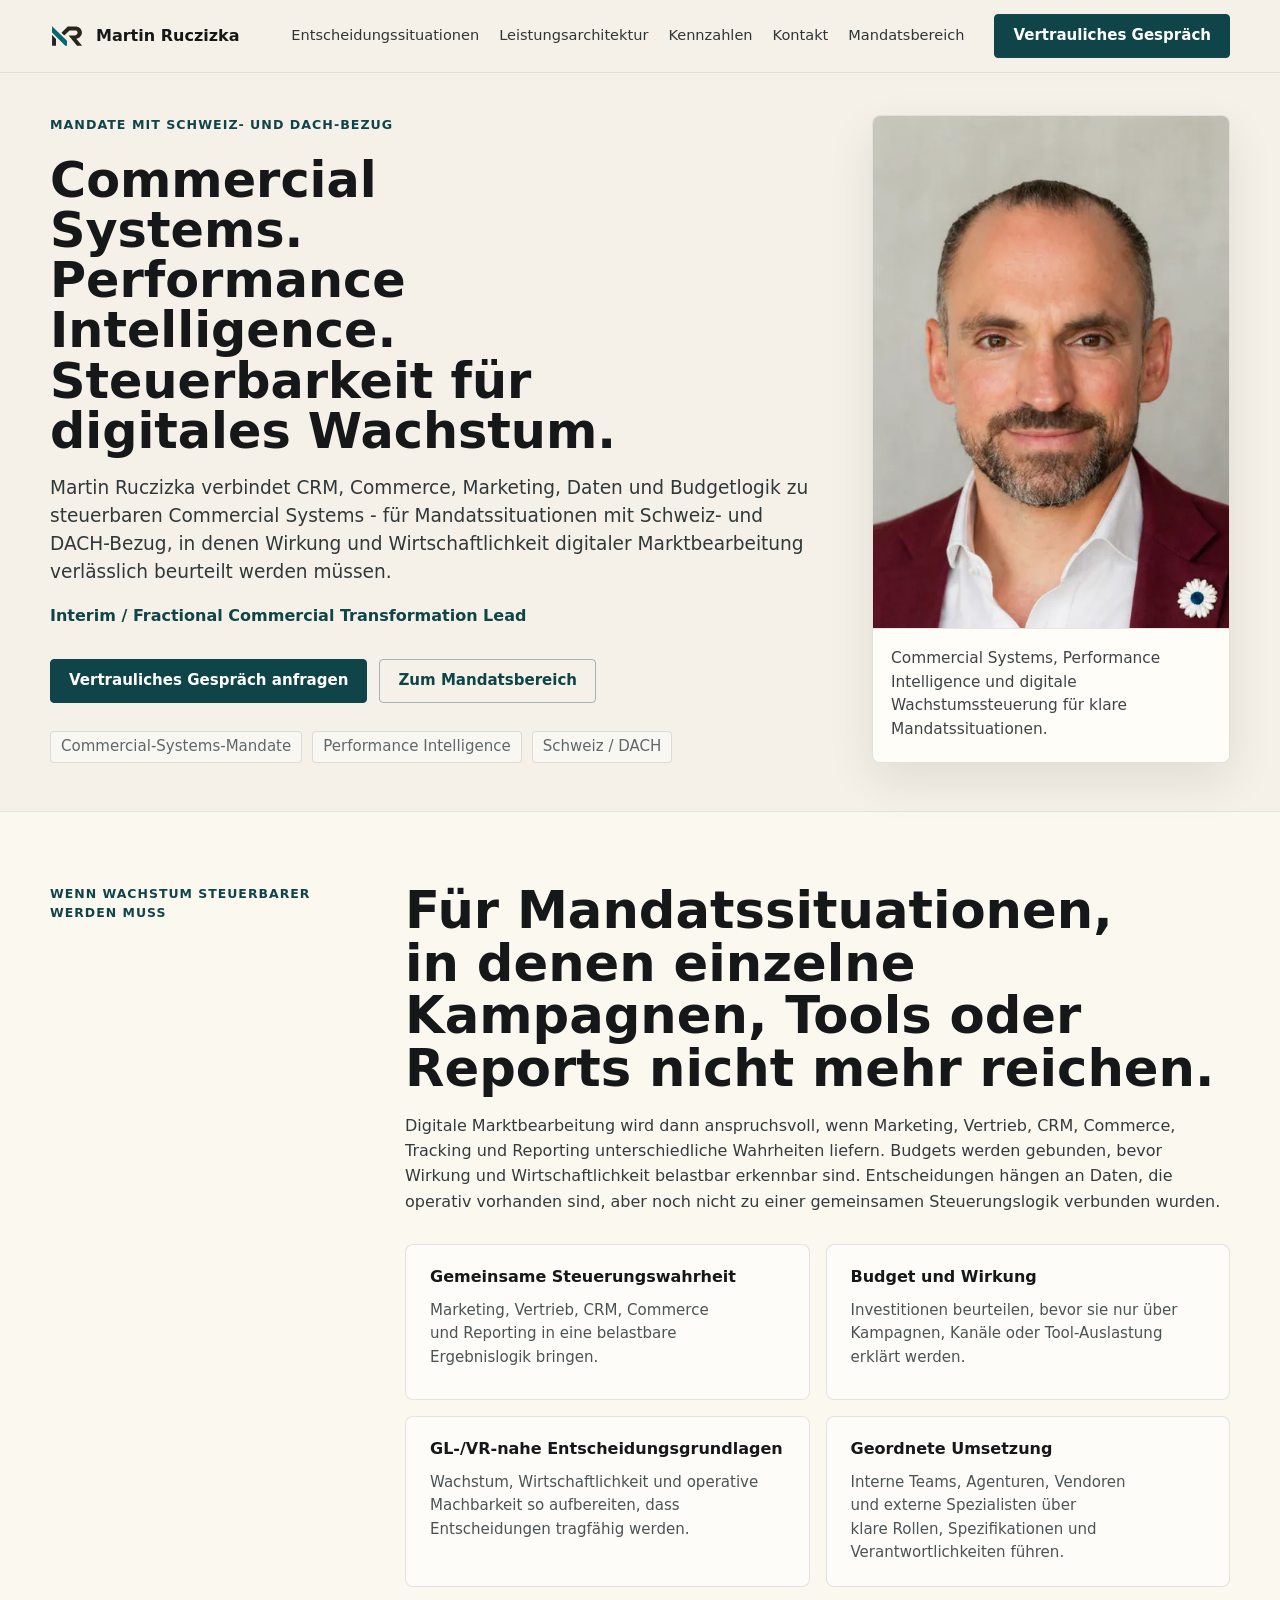
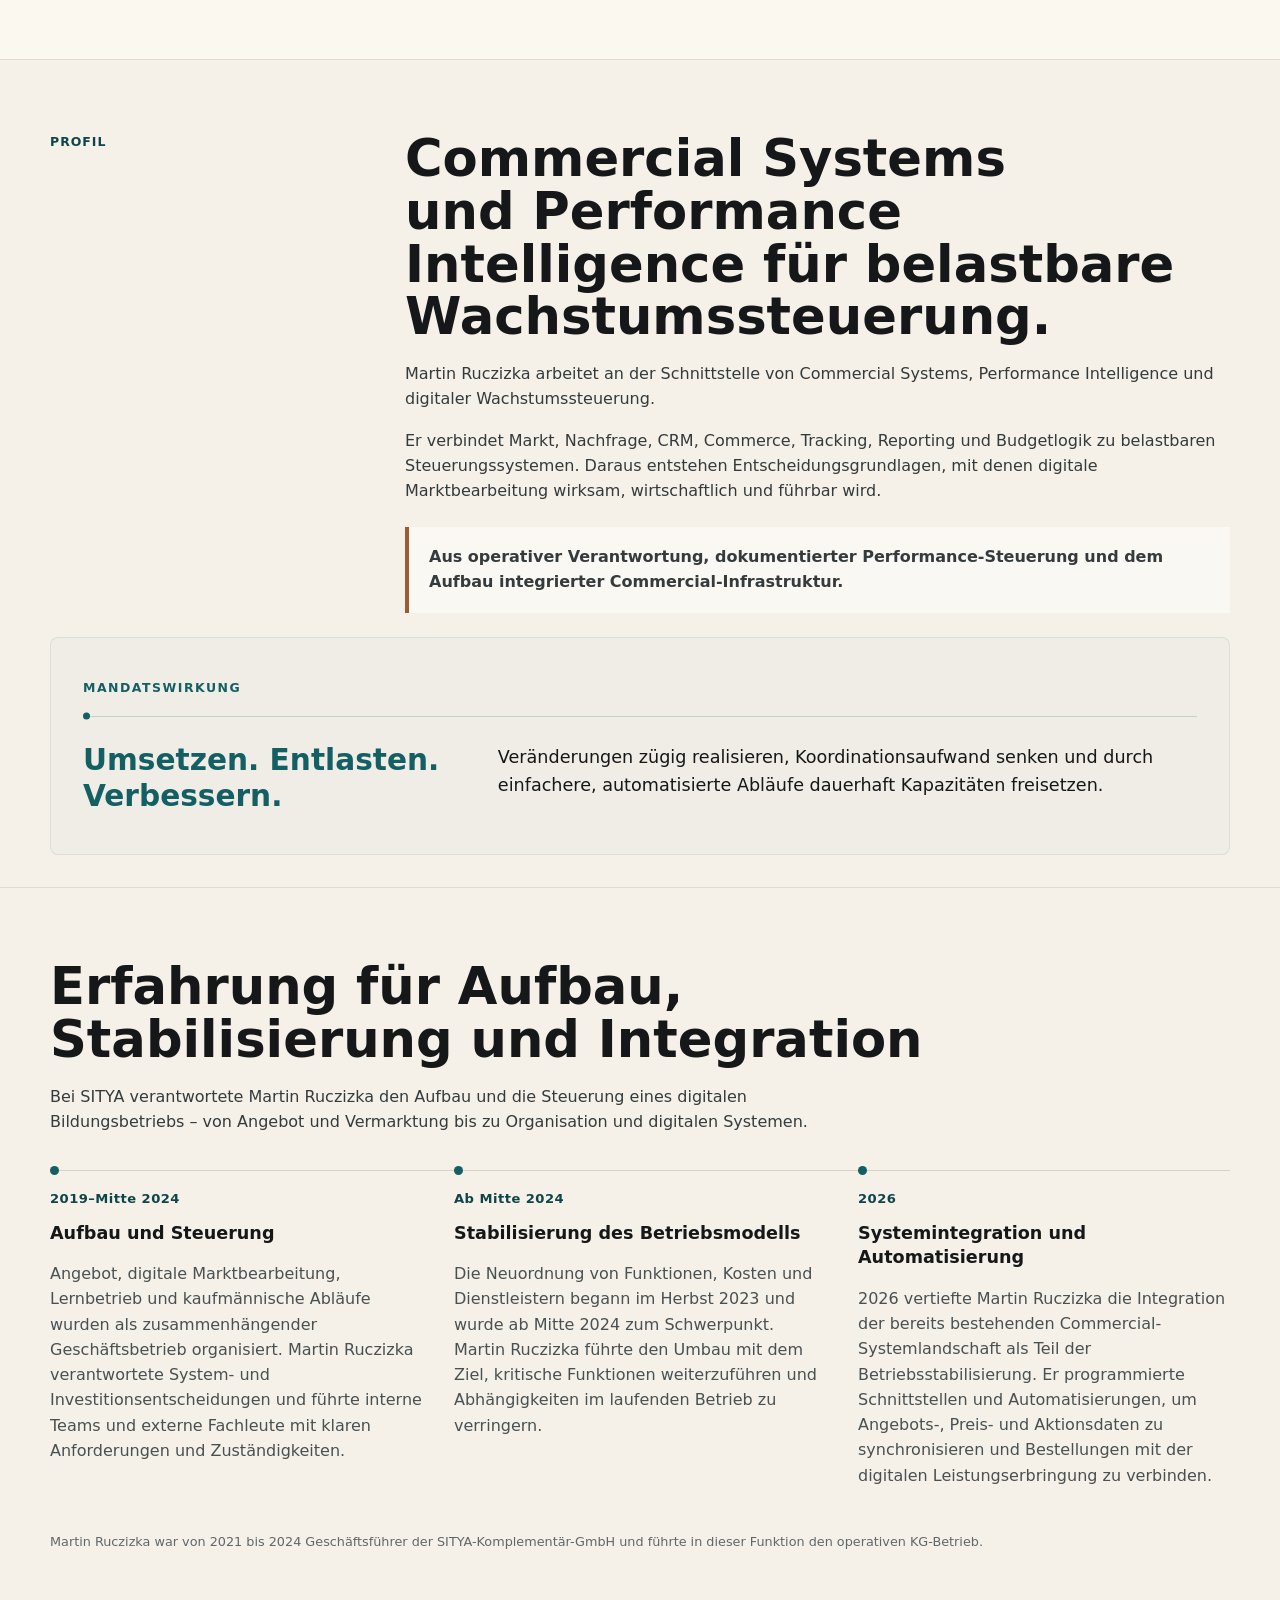
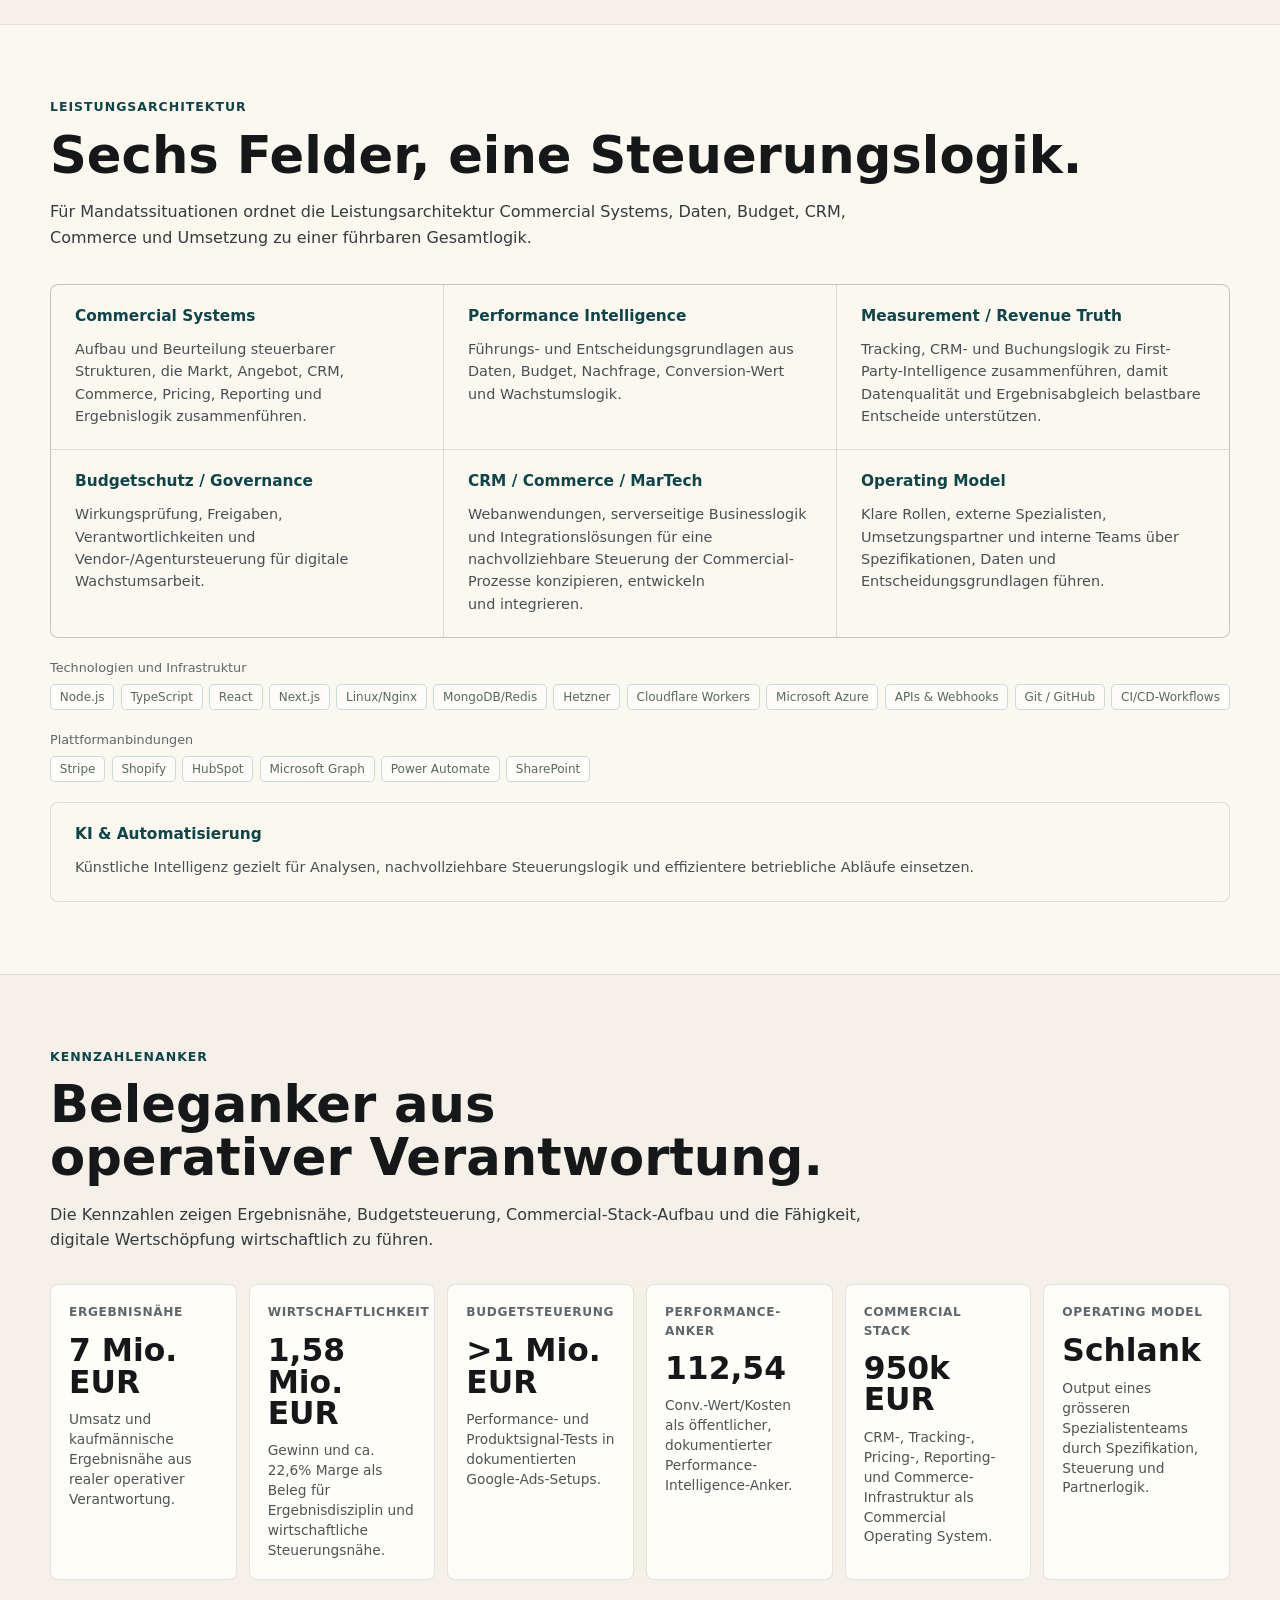
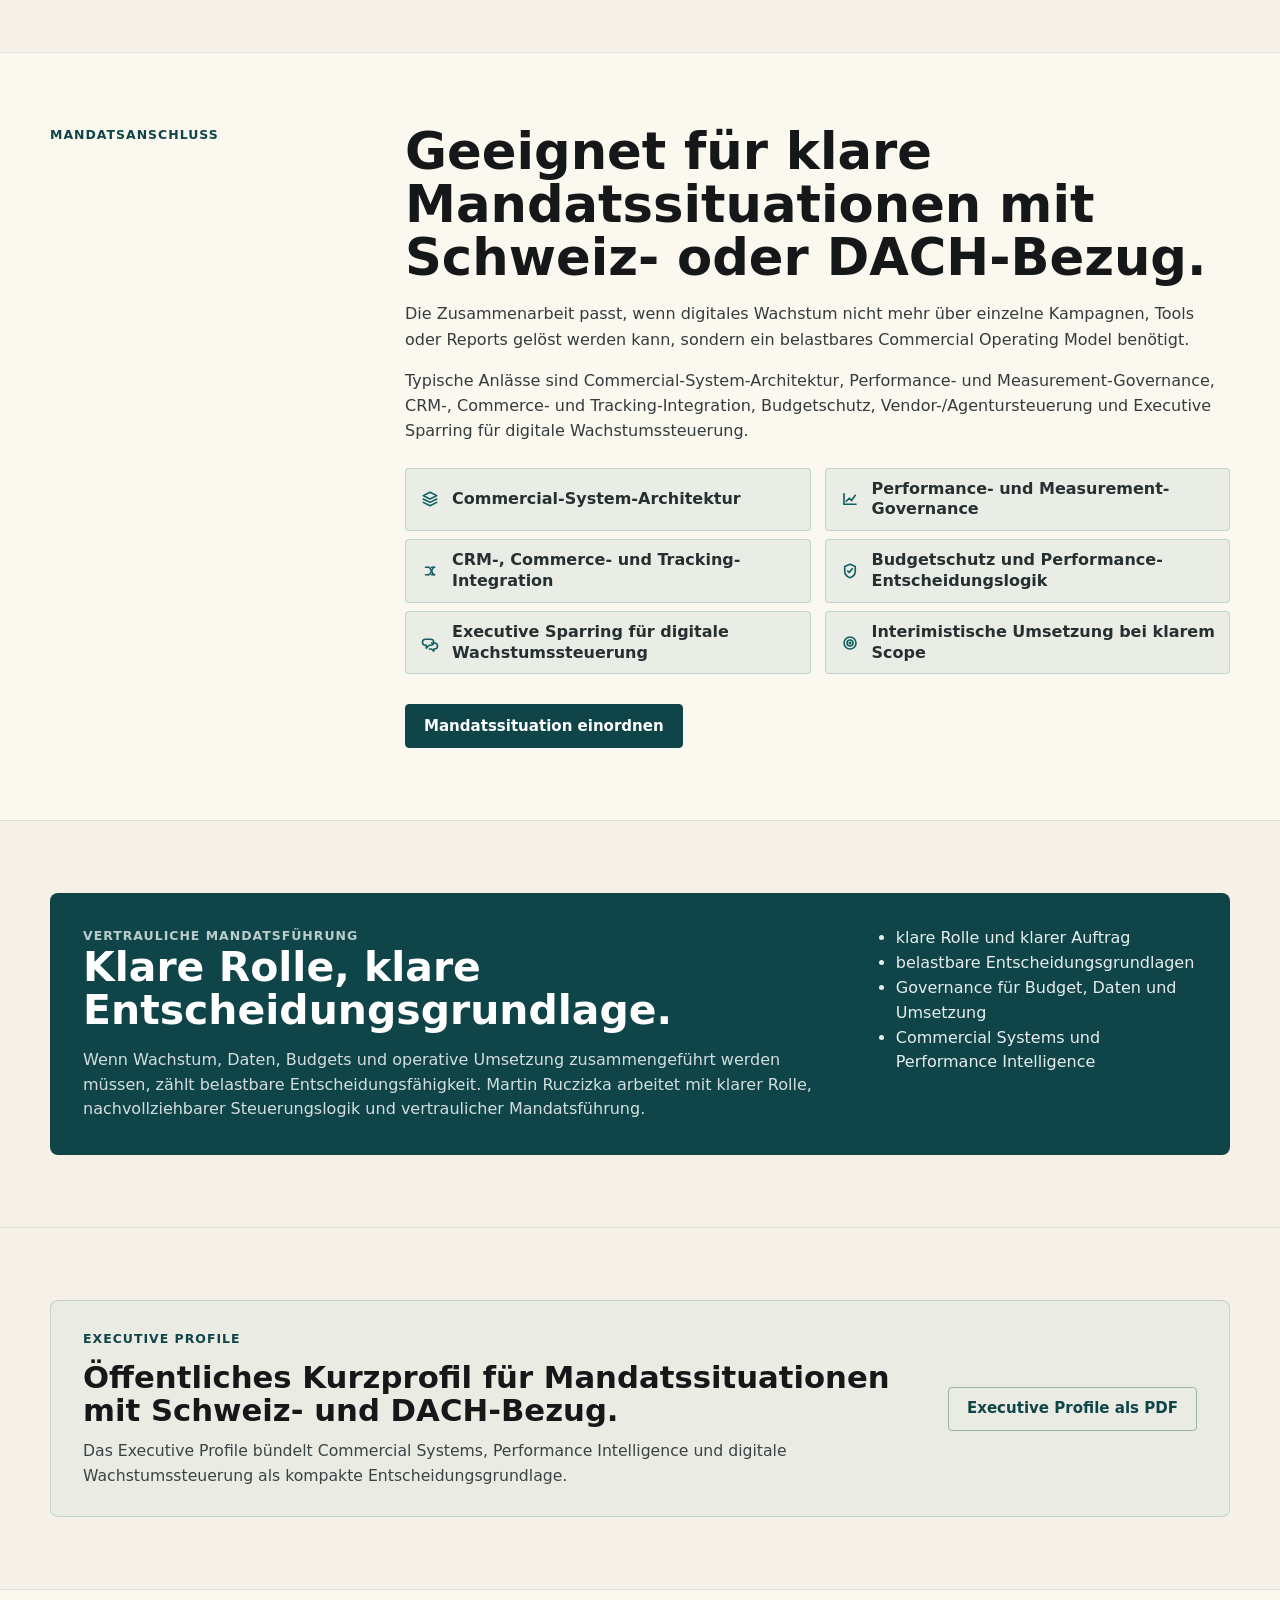
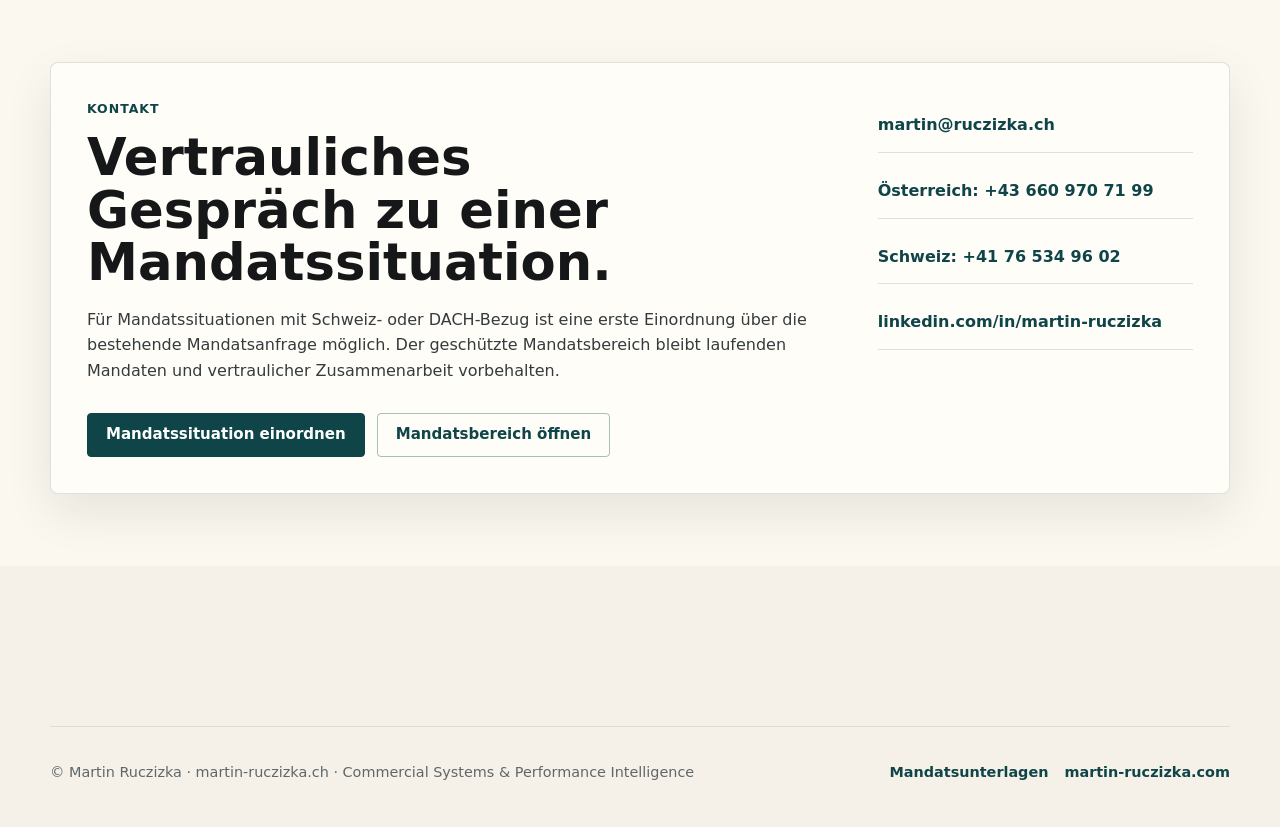
<file: index.html>
<!doctype html>
<html lang="de-CH">
<head>
  <meta charset="utf-8">
  <meta name="viewport" content="width=device-width,initial-scale=1">
  <title>Martin Ruczizka | Commercial Systems für Mandate mit Schweiz- und DACH-Bezug</title>
  <meta name="description" content="Martin Ruczizka verbindet Commercial Systems, Performance Intelligence, CRM, Commerce, Daten und Budgetlogik zu belastbaren Entscheidungsgrundlagen für Mandatssituationen mit Schweiz- und DACH-Bezug.">
  <meta name="robots" content="index,follow">
  <link rel="canonical" href="https://martin-ruczizka.ch/">
  <link rel="icon" href="/favicon.ico" sizes="any">
  <link rel="icon" type="image/png" sizes="48x48" href="/favicon-48x48.png">
  <link rel="icon" type="image/png" sizes="96x96" href="/favicon-96x96.png">
  <link rel="icon" type="image/svg+xml" href="/favicon.svg">
  <link rel="apple-touch-icon" sizes="180x180" href="/apple-touch-icon.png">
  <meta property="og:type" content="website">
  <meta property="og:title" content="Martin Ruczizka | Commercial Systems für Mandate mit Schweiz- und DACH-Bezug">
  <meta property="og:description" content="Martin Ruczizka verbindet Commercial Systems und Performance Intelligence zu belastbaren Entscheidungsgrundlagen für vertrauliche Mandatssituationen mit Schweiz- und DACH-Bezug.">
  <meta property="og:url" content="https://martin-ruczizka.ch/">
  <meta name="theme-color" content="#f5f1e8">
  <link rel="stylesheet" href="/shared/site-header.css">
  <style>
    :root {
      --paper: #f5f1e8;
      --paper-soft: #fbf8f0;
      --ink: #151718;
      --muted: #60676a;
      --line: #d9d1c4;
      --petrol: #145f63;
      --petrol-dark: #0f4549;
      --copper: #9b5c35;
      --sage: #dbe4dd;
      --white: #ffffff;
      --radius: 8px;
      --shadow: 0 18px 48px rgba(18, 24, 24, 0.09);
      font-family: Inter, ui-sans-serif, system-ui, -apple-system, BlinkMacSystemFont, "Segoe UI", sans-serif;
    }

    * {
      box-sizing: border-box;
    }

    html {
      scroll-behavior: smooth;
    }

    body {
      margin: 0;
      background: var(--paper);
      color: var(--ink);
      line-height: 1.55;
      text-rendering: optimizeLegibility;
    }

    img {
      display: block;
      max-width: 100%;
    }

    a {
      color: inherit;
      text-decoration: none;
    }

    .site-shell {
      min-height: 100vh;
    }

    .button {
      display: inline-flex;
      align-items: center;
      justify-content: center;
      min-height: 44px;
      padding: 0 18px;
      border: 1px solid var(--petrol-dark);
      border-radius: 4px;
      background: var(--petrol-dark);
      color: var(--white);
      font-weight: 700;
      font-size: 0.94rem;
      line-height: 1;
      transition: background 160ms ease, border-color 160ms ease, color 160ms ease;
    }

    .button:hover,
    .button:focus-visible {
      background: var(--petrol);
      border-color: var(--petrol);
      color: var(--white);
    }

    .button.secondary {
      background: transparent;
      color: var(--petrol-dark);
      border-color: rgba(15, 69, 73, 0.35);
    }

    .button.secondary:hover,
    .button.secondary:focus-visible {
      background: rgba(20, 95, 99, 0.08);
      border-color: var(--petrol);
      color: var(--petrol-dark);
    }

    .hero {
      width: min(1180px, calc(100% - 32px));
      margin: 0 auto;
      padding: 42px 0 48px;
      display: grid;
      grid-template-columns: minmax(0, 1fr) minmax(260px, 0.46fr);
      gap: 44px;
      align-items: end;
    }

    .eyebrow {
      margin: 0 0 20px;
      color: var(--petrol-dark);
      font-size: 0.79rem;
      font-weight: 800;
      letter-spacing: 0.08em;
      text-transform: uppercase;
    }

    h1,
    h2,
    h3,
    p {
      margin-top: 0;
    }

    h1 {
      max-width: 590px;
      margin-bottom: 18px;
      font-size: clamp(2.3rem, 3.85vw, 3.55rem);
      line-height: 1.02;
      letter-spacing: 0;
      font-weight: 820;
      text-wrap: balance;
      overflow-wrap: normal;
      word-break: normal;
      hyphens: manual;
    }

    .lead {
      max-width: 760px;
      color: #31383a;
      font-size: clamp(1.02rem, 1.45vw, 1.16rem);
      line-height: 1.5;
      text-wrap: pretty;
    }

    .hero-actions {
      display: flex;
      flex-wrap: wrap;
      gap: 12px;
      margin-top: 30px;
    }

    .meta-line {
      display: flex;
      flex-wrap: wrap;
      gap: 10px;
      margin-top: 28px;
      color: var(--muted);
      font-size: 0.94rem;
    }

    .meta-line span {
      display: inline-flex;
      align-items: center;
      min-height: 32px;
      padding: 0 10px;
      border: 1px solid rgba(21, 23, 24, 0.12);
      border-radius: 4px;
      background: rgba(255, 255, 255, 0.45);
    }

    .portrait-panel {
      align-self: stretch;
      display: grid;
      grid-template-rows: 1fr auto;
      overflow: hidden;
      border: 1px solid rgba(21, 23, 24, 0.1);
      border-radius: var(--radius);
      background: var(--paper-soft);
      box-shadow: var(--shadow);
    }

    .portrait-panel img {
      width: 100%;
      height: 100%;
      min-height: 300px;
      object-fit: cover;
      object-position: center 18%;
    }

    .portrait-caption {
      padding: 18px 18px 20px;
      border-top: 1px solid rgba(21, 23, 24, 0.1);
      background: #fffdf8;
      color: #3d4446;
      font-size: 0.96rem;
    }

    .band {
      border-top: 1px solid rgba(21, 23, 24, 0.1);
    }

    .band.light {
      background: var(--paper-soft);
    }

    .section {
      width: min(1180px, calc(100% - 32px));
      margin: 0 auto;
      padding: 72px 0;
    }

    .section-grid {
      display: grid;
      grid-template-columns: minmax(230px, 0.36fr) minmax(0, 1fr);
      gap: 58px;
      align-items: start;
    }

    .section-grid > *,
    .grid > *,
    .architecture > *,
    .metrics > *,
    .mandate-list > *,
    .contact-panel > *,
    .notice > * {
      min-width: 0;
    }

    .section h2 {
      margin-bottom: 18px;
      font-size: clamp(1.95rem, 4vw, 3.7rem);
      line-height: 1.03;
      letter-spacing: 0;
      text-wrap: balance;
      overflow-wrap: normal;
      word-break: normal;
      hyphens: manual;
    }

    .section-intro {
      max-width: 830px;
      color: #343b3d;
      font-size: clamp(1rem, 1.25vw, 1.08rem);
      line-height: 1.58;
      text-wrap: pretty;
    }

    .label {
      color: var(--petrol-dark);
      font-size: 0.78rem;
      font-weight: 850;
      letter-spacing: 0.08em;
      text-transform: uppercase;
    }

    .grid {
      display: grid;
      gap: 16px;
    }

    .grid.two {
      grid-template-columns: repeat(2, minmax(0, 1fr));
    }

    .card {
      min-height: 156px;
      padding: 22px 24px;
      border: 1px solid rgba(21, 23, 24, 0.11);
      border-radius: var(--radius);
      background: rgba(255, 255, 255, 0.58);
    }

    .card h3 {
      margin-bottom: 12px;
      font-size: clamp(1rem, 1.25vw, 1.08rem);
      line-height: 1.25;
      overflow-wrap: anywhere;
    }

    .card p {
      margin-bottom: 0;
      color: #4b5355;
      font-size: clamp(0.94rem, 1vw, 0.98rem);
      line-height: 1.55;
      text-wrap: pretty;
      overflow-wrap: anywhere;
    }

    .profile-copy {
      max-width: 860px;
      min-width: 0;
    }

    .profile-copy p {
      color: #333a3c;
      font-size: clamp(1rem, 1.25vw, 1.08rem);
      line-height: 1.58;
      text-wrap: pretty;
    }

    .proof-line {
      margin-top: 24px;
      padding: 18px 20px;
      border-left: 4px solid var(--copper);
      background: rgba(255, 255, 255, 0.5);
      color: #353b3c;
      font-weight: 650;
    }

    .architecture {
      display: grid;
      grid-template-columns: repeat(3, minmax(0, 1fr));
      gap: 1px;
      overflow: hidden;
      border: 1px solid rgba(21, 23, 24, 0.12);
      border-radius: var(--radius);
      background: rgba(21, 23, 24, 0.12);
    }

    .architecture-item {
      min-height: 158px;
      padding: 22px 24px;
      background: var(--paper-soft);
    }

    .architecture-item h3 {
      margin-bottom: 12px;
      font-size: clamp(0.96rem, 1vw, 1rem);
      line-height: 1.25;
      color: var(--petrol-dark);
      overflow-wrap: anywhere;
    }

    .architecture-item p {
      margin-bottom: 0;
      color: #485052;
      font-size: clamp(0.9rem, 0.95vw, 0.95rem);
      line-height: 1.55;
      text-wrap: pretty;
      overflow-wrap: anywhere;
    }

    .metrics {
      display: grid;
      grid-template-columns: repeat(6, minmax(0, 1fr));
      gap: 12px;
    }

    .metric {
      min-height: 156px;
      padding: 18px;
      border: 1px solid rgba(21, 23, 24, 0.11);
      border-radius: var(--radius);
      background: #fffdf8;
    }

    .metric small {
      display: block;
      min-height: 20px;
      margin-bottom: 12px;
      color: var(--muted);
      font-size: 0.76rem;
      font-weight: 800;
      letter-spacing: 0.05em;
      text-transform: uppercase;
    }

    .metric strong {
      display: block;
      margin-bottom: 12px;
      font-size: clamp(1.48rem, 2.45vw, 2rem);
      line-height: 1;
      letter-spacing: 0;
    }

    .metric p {
      margin-bottom: 0;
      color: #4c5456;
      font-size: clamp(0.86rem, 0.9vw, 0.9rem);
      line-height: 1.45;
      text-wrap: pretty;
      overflow-wrap: anywhere;
    }

    .mandate-list {
      display: grid;
      grid-template-columns: repeat(2, minmax(0, 1fr));
      gap: 8px 14px;
      margin: 24px 0 0;
      padding: 0;
      list-style: none;
    }

    .mandate-list li {
      display: flex;
      align-items: center;
      gap: 12px;
      min-height: 40px;
      padding: 10px 14px;
      border: 1px solid rgba(20, 95, 99, 0.18);
      border-radius: 4px;
      background: rgba(219, 228, 221, 0.55);
      color: #263031;
      font-weight: 650;
      line-height: 1.3;
    }

    .mandate-icon {
      display: inline-grid;
      place-items: center;
      width: 20px;
      height: 20px;
      flex: 0 0 20px;
      color: var(--petrol);
    }

    .mandate-icon svg {
      width: 18px;
      height: 18px;
      stroke: currentColor;
      stroke-width: 2.2;
      stroke-linecap: round;
      stroke-linejoin: round;
      fill: none;
    }

    .profile-panel {
      display: grid;
      grid-template-columns: minmax(0, 1fr) auto;
      gap: 28px;
      align-items: center;
      padding: 28px 32px;
      border: 1px solid rgba(20, 95, 99, 0.18);
      border-radius: var(--radius);
      background: rgba(219, 228, 221, 0.42);
    }

    .profile-panel h2 {
      max-width: 860px;
      margin-bottom: 12px;
      font-size: clamp(1.55rem, 2.4vw, 2.3rem);
      line-height: 1.08;
    }

    .profile-panel p:not(.label) {
      max-width: 820px;
      margin-bottom: 0;
      color: #394345;
      font-size: clamp(0.98rem, 1.2vw, 1.06rem);
      line-height: 1.55;
      text-wrap: pretty;
    }

    .button[aria-disabled="true"] {
      cursor: default;
      opacity: 0.72;
      pointer-events: none;
    }

    .notice {
      display: grid;
      grid-template-columns: minmax(0, 1fr) minmax(260px, 0.42fr);
      gap: 28px;
      align-items: start;
      padding: 32px;
      border: 1px solid rgba(21, 23, 24, 0.11);
      border-radius: var(--radius);
      background: var(--petrol-dark);
      color: var(--white);
    }

    .notice p {
      margin-bottom: 0;
      color: rgba(255, 255, 255, 0.82);
    }

    .notice h2 {
      margin-bottom: 16px;
      color: var(--white);
      font-size: clamp(1.8rem, 3.2vw, 3.1rem);
      line-height: 1.05;
      text-wrap: balance;
      overflow-wrap: anywhere;
      word-break: normal;
      hyphens: manual;
    }

    .notice ul {
      margin: 0;
      padding-left: 20px;
      color: rgba(255, 255, 255, 0.9);
    }

    .contact-panel {
      display: grid;
      grid-template-columns: minmax(0, 1fr) minmax(280px, 0.42fr);
      gap: 40px;
      align-items: start;
      padding: 36px;
      border: 1px solid rgba(21, 23, 24, 0.12);
      border-radius: var(--radius);
      background: #fffdf8;
      box-shadow: var(--shadow);
    }

    .contact-links {
      display: grid;
      gap: 12px;
    }

    .contact-links a {
      padding: 14px 0;
      border-bottom: 1px solid rgba(21, 23, 24, 0.12);
      color: var(--petrol-dark);
      font-weight: 750;
      word-break: break-word;
    }

    .footer {
      width: min(1180px, calc(100% - 32px));
      margin: 0 auto;
      padding: 34px 0 44px;
      display: flex;
      justify-content: space-between;
      gap: 16px;
      border-top: 1px solid rgba(21, 23, 24, 0.1);
      color: var(--muted);
      font-size: 0.9rem;
    }

    .footer a {
      color: var(--petrol-dark);
      font-weight: 700;
    }

    .footer-links {
      display: flex;
      justify-content: flex-end;
      gap: 16px;
      flex-wrap: wrap;
    }

    @media (min-width: 1025px) {
      #situationen,
      #architektur,
      #kennzahlen,
      #mandat {
        scroll-margin-top: 112px;
      }

      #kontakt {
        scroll-margin-top: 104px;
      }

      main {
        padding-bottom: 160px;
      }
    }

    @media (max-width: 1040px) {
      .hero,
      .section-grid,
      .contact-panel,
      .notice {
        grid-template-columns: minmax(0, 1fr);
      }

      .hero {
        padding-top: 50px;
      }

      .portrait-panel {
        max-width: 520px;
      }

      .architecture,
      .metrics {
        grid-template-columns: repeat(2, minmax(0, 1fr));
      }
    }

    @media (min-width: 721px) and (max-width: 1024px) {
      .section-grid {
        gap: 22px;
      }

      .section-grid .label {
        margin-bottom: 0;
      }

      .architecture-item {
        min-height: 0;
        padding: 22px;
      }

      .profile-panel {
        grid-template-columns: 1fr;
        gap: 20px;
        padding: 26px;
      }

      .profile-panel .button {
        justify-self: start;
      }
    }

    @media (max-width: 720px) {
      html {
        overflow-x: clip;
      }

      body {
        overflow-x: clip;
      }

      .hero,
      .section,
      .footer {
        width: auto;
        max-width: none;
        margin-left: 16px;
        margin-right: 16px;
      }

      h1 {
        max-width: 100%;
        font-size: clamp(1.86rem, 7.4vw, 2.32rem);
        line-height: 1.06;
      }

      .section h2 {
        font-size: clamp(1.48rem, 6.7vw, 1.92rem);
        line-height: 1.12;
        font-weight: 780;
        overflow-wrap: normal;
        word-break: normal;
        hyphens: manual;
      }

      .hero {
        padding-top: 34px;
      }

      .lead {
        font-size: clamp(0.98rem, 4.1vw, 1.04rem);
        line-height: 1.52;
      }

      .section-intro {
        font-size: clamp(0.95rem, 3.9vw, 1rem);
        line-height: 1.55;
      }

      .label {
        font-size: 0.72rem;
        line-height: 1.35;
      }

      .button {
        min-height: 42px;
        padding: 0 14px;
      }

      .section {
        padding: 54px 0;
      }

      .section-grid {
        gap: 18px;
      }

      .section-grid .label {
        margin-bottom: 0;
      }

      .grid.two,
      .architecture,
      .metrics,
      .mandate-list {
        grid-template-columns: minmax(0, 1fr);
      }

      .architecture-item {
        min-height: 0;
        padding: 20px;
      }

      .profile-panel {
        grid-template-columns: 1fr;
        gap: 18px;
        padding: 22px;
      }

      .profile-panel h2 {
        font-size: clamp(1.35rem, 6.1vw, 1.72rem);
      }

      .profile-copy {
        max-width: 100%;
      }

      .portrait-panel img {
        min-height: 340px;
      }

      .contact-panel,
      .notice {
        padding: 24px;
      }

      .notice h2 {
        font-size: clamp(1.16rem, 5.2vw, 1.42rem);
        line-height: 1.16;
        font-weight: 760;
      }

      .notice .label {
        font-size: 0.68rem;
      }

      .notice p,
      .notice li {
        font-size: clamp(0.94rem, 3.8vw, 1rem);
        line-height: 1.5;
      }

      .footer {
        flex-direction: column;
      }

      .footer-links {
        justify-content: flex-start;
      }
    }
    /* CH-local-deltas:start */
    #erfahrung { scroll-margin-top: 120px; }
    .ch-mandate-role { margin: 18px 0; color: var(--petrol-dark); font-weight: 600; }
    .ch-experience-lead { max-width: 830px; color: #343b3d; font-size: clamp(1rem, 1.25vw, 1.08rem); line-height: 1.58; }
    .ch-timeline { position: relative; display: grid; grid-template-columns: repeat(3, minmax(0, 1fr)); gap: 32px; margin: 32px 0 24px; }
    .ch-timeline::before { content: ""; position: absolute; top: 4px; left: 0; right: 0; height: 1px; background: var(--line); }
    .ch-timeline-phase { position: relative; min-width: 0; padding-top: 24px; }
    .ch-timeline-phase::before { content: ""; position: absolute; top: 0; left: 0; width: 9px; height: 9px; border-radius: 50%; background: var(--petrol); }
    .ch-timeline-phase h3 { margin: 0 0 16px; font-size: 1.1rem; line-height: 1.4; }
    .ch-timeline-year { display: block; margin-bottom: 12px; color: var(--petrol-dark); font-size: .82rem; font-weight: 600; letter-spacing: .035em; }
    .ch-timeline-separator { display: none; }
    .ch-timeline-phase p { margin: 0; color: #485052; font-size: 1rem; line-height: 1.58; overflow-wrap: anywhere; }
    .ch-experience-note { margin: 0; padding-top: 20px; color: var(--muted); font-size: .8rem; }
    .ch-platforms { display: flex; flex-wrap: wrap; align-items: center; gap: .5rem 1rem; margin-top: 16px; padding: .25rem 0; min-width: 0; }
    .ch-platforms h3 { margin: 0; color: var(--muted); font-size: .8rem; font-weight: 500; line-height: 1.5; }
    .ch-platforms ul { display: flex; flex-wrap: wrap; gap: .4rem; list-style: none; padding: 0; margin: 0; min-width: 0; }
    .ch-platforms li { padding: .2rem .55rem; border: 1px solid rgba(20, 95, 99, .22); border-radius: 5px; background: rgba(255,255,255,.6); color: #596865; font-size: .75rem; line-height: 1.5; }
    .ch-ai-card { margin-top: 16px; min-height: 0; border: 1px solid rgba(21,23,24,.12); border-radius: var(--radius); }
    @media (max-width: 1040px) {
      .ch-timeline { grid-template-columns: 1fr; gap: 32px; }
      .ch-timeline::before { top: 4px; bottom: 0; left: 4px; right: auto; width: 1px; height: auto; }
      .ch-timeline-phase { padding: 0 0 0 24px; }
      .ch-timeline-phase::before { top: 4px; }
    }
    /* CH-local-deltas:end */
    /* technology-levels:start */
    .ch-technology-layers { margin-top: 16px; display: grid; gap: .75rem; min-width: 0; }
    .ch-technology-layers .ch-platforms { display: block; margin-top: 0; }
    .ch-technology-layers h3 { margin-bottom: .4rem; }
    /* technology-levels:end */
    /* CH_USP_LOCAL_V1: scoped presentation */
    .mandate-usp {
      scroll-margin-top: 112px;
      width: min(1180px, calc(100% - 32px));
      margin: 32px auto;
      padding: clamp(1.75rem, 3.5vw, 2.5rem) clamp(1.4rem, 3vw, 2rem);
      border: 1px solid rgba(1, 105, 111, 0.10);
      border-radius: 8px;
      background: rgba(1, 105, 111, 0.022);
    }
    .mandate-usp .usp-eyebrow {
      margin: 0;
      font-family: inherit;
      font-size: 0.78rem;
      font-weight: 700;
      letter-spacing: 0.12em;
      text-transform: uppercase;
      color: var(--petrol);
    }
    .mandate-usp .usp-rule {
      position: relative;
      height: 1px;
      margin-block: 1.15rem 1.65rem;
      background: rgba(1, 105, 111, 0.20);
    }
    .mandate-usp .usp-rule::before {
      content: "";
      position: absolute;
      left: 0;
      top: 50%;
      width: 7px;
      height: 7px;
      border-radius: 50%;
      background: var(--petrol);
      transform: translateY(-50%);
    }
    .mandate-usp .usp-body {
      display: grid;
      grid-template-columns: minmax(0, 0.35fr) minmax(0, 0.65fr);
      gap: clamp(1.5rem, 3vw, 2.5rem);
      align-items: start;
    }
    .mandate-usp h2 {
      margin: 0;
      font-family: inherit;
      font-size: clamp(1.4rem, 3vw, 1.85rem);
      line-height: 1.2;
      color: var(--petrol);
    }
    .mandate-usp .usp-copy {
      margin: 0;
      font-size: clamp(1rem, 1.7vw, 1.1rem);
      line-height: 1.6;
      min-width: 0;
    }
    @media (max-width: 640px) {
      .mandate-usp .usp-body {
        grid-template-columns: minmax(0, 1fr);
        gap: 1rem;
      }
    }
    /* /CH_USP_LOCAL_V1 */

    /* CH_USP_PROFILE_GAP: adjacent transition only */
    .band:has(+ #usp) > .section {
      padding-bottom: 0;
    }
    .band + #usp {
      margin-top: 24px;
    }
    @media (max-width: 720px) {
      .band + #usp {
        margin-top: 20px;
      }
    }
    /* /CH_USP_PROFILE_GAP */

  </style>
</head>
<body>
  <div class="site-shell" id="top">
    <!-- shared:site-header:start -->
<header class="topbar">
  <nav class="nav" aria-label="Hauptnavigation">
    <a class="brand" href="#top" aria-label="Martin Ruczizka Startseite">
      <img src="/assets/brand/mr-logo-progress-05-mark.svg" alt="" width="34" height="34">
      <span>Martin Ruczizka</span>
    </a>
    <div class="nav-links">
      <a class="nav-section-link" href="#situationen">Entscheidungssituationen</a>
      <a class="nav-section-link" href="#architektur">Leistungsarchitektur</a>
      <a class="nav-section-link" href="#kennzahlen">Kennzahlen</a>
      <a class="nav-section-link" href="#kontakt">Kontakt</a>
      <a href="https://mandate.martin-ruczizka.com/login">Mandatsbereich</a>
      <a class="button" href="https://martin-ruczizka.com/#mandat-einordnen">Vertrauliches Gespräch</a>
    </div>
  </nav>
</header>
<!-- shared:site-header:end -->

    <main>
      <section class="hero" aria-labelledby="hero-title">
        <div>
          <p class="eyebrow">Mandate mit Schweiz- und DACH-Bezug</p>
          <h1 id="hero-title">Commercial Systems. Performance Intelligence. Steuerbarkeit für digitales Wachstum.</h1>
          <p class="lead">Martin Ruczizka verbindet CRM, Commerce, Marketing, Daten und Budgetlogik zu steuerbaren Commercial Systems - für Mandatssituationen mit Schweiz- und DACH-Bezug, in denen Wirkung und Wirtschaftlichkeit digitaler Marktbearbeitung verlässlich beurteilt werden müssen.</p>
          <!-- CH01:start -->
          <p class="ch-mandate-role">Interim / Fractional Commercial Transformation Lead</p>
          <!-- CH01:end -->
          <div class="hero-actions">
            <a class="button" href="https://martin-ruczizka.com/#mandat-einordnen">Vertrauliches Gespräch anfragen</a>
            <a class="button secondary" href="https://mandate.martin-ruczizka.com/login">Zum Mandatsbereich</a>
          </div>
          <div class="meta-line" aria-label="Profilrahmen">
            <span>Commercial-Systems-Mandate</span>
            <span>Performance Intelligence</span>
            <span>Schweiz / DACH</span>
          </div>
        </div>
        <aside class="portrait-panel" aria-label="Profilbild und Einordnung">
          <img src="/assets/profile_photo/martin-ruczizka-commercial-systems-profile-640.webp" alt="Martin Ruczizka">
          <div class="portrait-caption">Commercial Systems, Performance Intelligence und digitale Wachstumssteuerung für klare Mandatssituationen.</div>
        </aside>
      </section>

      <section class="band light" id="situationen">
        <div class="section section-grid">
          <div>
            <p class="label">Wenn Wachstum steuerbarer werden muss</p>
          </div>
          <div>
            <h2>Für Mandatssituationen, in denen einzelne Kampagnen, Tools oder Reports nicht mehr reichen.</h2>
            <p class="section-intro">Digitale Marktbearbeitung wird dann anspruchsvoll, wenn Marketing, Vertrieb, CRM, Commerce, Tracking und Reporting unterschiedliche Wahrheiten liefern. Budgets werden gebunden, bevor Wirkung und Wirtschaftlichkeit belastbar erkennbar sind. Entscheidungen hängen an Daten, die operativ vorhanden sind, aber noch nicht zu einer gemeinsamen Steuerungslogik verbunden wurden.</p>
            <div class="grid two" style="margin-top: 30px;">
              <article class="card">
                <h3>Gemeinsame Steuerungswahrheit</h3>
                <p>Marketing, Vertrieb, CRM, Commerce und Reporting in eine belastbare Ergebnislogik bringen.</p>
              </article>
              <article class="card">
                <h3>Budget und Wirkung</h3>
                <p>Investitionen beurteilen, bevor sie nur über Kampagnen, Kanäle oder Tool-Auslastung erklärt werden.</p>
              </article>
              <article class="card">
                <h3>GL-/VR-nahe Entscheidungsgrundlagen</h3>
                <p>Wachstum, Wirtschaftlichkeit und operative Machbarkeit so aufbereiten, dass Entscheidungen tragfähig werden.</p>
              </article>
              <article class="card">
                <h3>Geordnete Umsetzung</h3>
                <p>Interne Teams, Agenturen, Vendoren und externe Spezialisten über klare Rollen, Spezifikationen und Verantwortlichkeiten führen.</p>
              </article>
            </div>
          </div>
        </div>
      </section>

      <section class="band">
        <div class="section section-grid">
          <div>
            <p class="label">Profil</p>
          </div>
          <div class="profile-copy">
            <h2>Commercial Systems und Performance Intelligence für belastbare Wachstumssteuerung.</h2>
            <p>Martin Ruczizka arbeitet an der Schnittstelle von Commercial Systems, Performance Intelligence und digitaler Wachstumssteuerung.</p>
              <p>Er verbindet Markt, Nachfrage, CRM, Commerce, Tracking, Reporting und Budgetlogik zu belastbaren Steuerungssystemen. Daraus entstehen Entscheidungsgrundlagen, mit denen digitale Marktbearbeitung wirksam, wirtschaftlich und führbar wird.</p>
            <div class="proof-line">Aus operativer Verantwortung, dokumentierter Performance-Steuerung und dem Aufbau integrierter Commercial-Infrastruktur.</div>
          </div>
        </div>
      </section>

      <!-- CH_USP_LOCAL_V1 -->
      <section class="mandate-usp" id="usp" aria-labelledby="usp-title">
        <p class="usp-eyebrow">MANDATSWIRKUNG</p>
        <div class="usp-rule" aria-hidden="true"></div>
        <div class="usp-body">
          <h2 id="usp-title">Umsetzen. Entlasten. Verbessern.</h2>
          <p class="usp-copy">Veränderungen zügig realisieren, Koordinationsaufwand senken und durch einfachere, automatisierte Abläufe dauerhaft Kapazitäten freisetzen.</p>
        </div>
      </section>
      <!-- /CH_USP_LOCAL_V1 -->

      <!-- CH02:start -->
      <section class="band" id="erfahrung">
        <div class="section">
          <h2>Erfahrung für Aufbau, Stabilisierung und Integration</h2>
          <p class="ch-experience-lead">Bei SITYA verantwortete Martin Ruczizka den Aufbau und die Steuerung eines digitalen Bildungsbetriebs – von Angebot und Vermarktung bis zu Organisation und digitalen Systemen.</p>
          <div class="ch-timeline">
            <article class="ch-timeline-phase">
              <h3><span class="ch-timeline-year">2019–Mitte 2024</span><span class="ch-timeline-separator"> · </span><span>Aufbau und Steuerung</span></h3>
              <p>Angebot, digitale Marktbearbeitung, Lernbetrieb und kaufmännische Abläufe wurden als zusammenhängender Geschäftsbetrieb organisiert. Martin Ruczizka verantwortete System- und Investitionsentscheidungen und führte interne Teams und externe Fachleute mit klaren Anforderungen und Zuständigkeiten.</p>
            </article>
            <article class="ch-timeline-phase">
              <h3><span class="ch-timeline-year">Ab Mitte 2024</span><span class="ch-timeline-separator"> · </span><span>Stabilisierung des Betriebsmodells</span></h3>
              <p>Die Neuordnung von Funktionen, Kosten und Dienstleistern begann im Herbst 2023 und wurde ab Mitte 2024 zum Schwerpunkt. Martin Ruczizka führte den Umbau mit dem Ziel, kritische Funktionen weiterzuführen und Abhängigkeiten im laufenden Betrieb zu verringern.</p>
            </article>
            <article class="ch-timeline-phase">
              <h3><span class="ch-timeline-year">2026</span><span class="ch-timeline-separator"> · </span><span>Systemintegration und Automatisierung</span></h3>
              <p>2026 vertiefte Martin Ruczizka die Integration der bereits bestehenden Commercial-Systemlandschaft als Teil der Betriebsstabilisierung. Er programmierte Schnittstellen und Automatisierungen, um Angebots-, Preis- und Aktionsdaten zu synchronisieren und Bestellungen mit der digitalen Leistungserbringung zu verbinden.</p>
            </article>
          </div>
          <p class="ch-experience-note">Martin Ruczizka war von 2021 bis 2024 Geschäftsführer der SITYA-Komplementär-GmbH und führte in dieser Funktion den operativen KG-Betrieb.</p>
        </div>
      </section>
      <!-- CH02:end -->

      <section class="band light" id="architektur">
        <div class="section">
          <p class="label">Leistungsarchitektur</p>
          <h2>Sechs Felder, eine Steuerungslogik.</h2>
          <p class="section-intro">Für Mandatssituationen ordnet die Leistungsarchitektur Commercial Systems, Daten, Budget, CRM, Commerce und Umsetzung zu einer führbaren Gesamtlogik.</p>
          <div class="architecture" style="margin-top: 34px;">
            <article class="architecture-item">
              <h3>Commercial Systems</h3>
              <p>Aufbau und Beurteilung steuerbarer Strukturen, die Markt, Angebot, CRM, Commerce, Pricing, Reporting und Ergebnislogik zusammenführen.</p>
            </article>
            <article class="architecture-item">
              <h3>Performance Intelligence</h3>
              <p>Führungs- und Entscheidungsgrundlagen aus Daten, Budget, Nachfrage, Conversion-Wert und Wachstumslogik.</p>
            </article>
            <article class="architecture-item">
              <h3>Measurement / Revenue Truth</h3>
              <p>Tracking, CRM- und Buchungslogik zu First-Party-Intelligence zusammenführen, damit Datenqualität und Ergebnisabgleich belastbare Entscheide unterstützen.</p>
            </article>
            <article class="architecture-item">
              <h3>Budgetschutz / Governance</h3>
              <p>Wirkungsprüfung, Freigaben, Verantwortlichkeiten und Vendor-/Agentursteuerung für digitale Wachstumsarbeit.</p>
            </article>
            <article class="architecture-item">
              <h3>CRM / Commerce / MarTech</h3>
              <p>Webanwendungen, serverseitige Businesslogik und Integrationslösungen für eine nachvollziehbare Steuerung der Commercial-Prozesse konzipieren, entwickeln und integrieren.</p>
            </article>
            <article class="architecture-item">
              <h3>Operating Model</h3>
              <p>Klare Rollen, externe Spezialisten, Umsetzungspartner und interne Teams über Spezifikationen, Daten und Entscheidungsgrundlagen führen.</p>
            </article>
          </div>
          <!-- CH05:start -->
          <div class="ch-technology-layers">
            <div class="ch-platforms">
              <h3>Technologien und Infrastruktur</h3>
              <ul><li>Node.js</li><li>TypeScript</li><li>React</li><li>Next.js</li><li>Linux/Nginx</li><li>MongoDB/Redis</li><li>Hetzner</li><li>Cloudflare Workers</li><li>Microsoft Azure</li><li>APIs &amp; Webhooks</li><li>Git / GitHub</li><li>CI/CD-Workflows</li></ul>
            </div>
            <div class="ch-platforms">
              <h3>Plattformanbindungen</h3>
              <ul><li>Stripe</li><li>Shopify</li><li>HubSpot</li><li>Microsoft Graph</li><li>Power Automate</li><li>SharePoint</li></ul>
            </div>
          </div>
          <!-- CH05:end -->
          <!-- CH06:start -->
          <article class="architecture-item ch-ai-card">
            <h3>KI &amp; Automatisierung</h3>
            <p>Künstliche Intelligenz gezielt für Analysen, nachvollziehbare Steuerungslogik und effizientere betriebliche Abläufe einsetzen.</p>
          </article>
          <!-- CH06:end -->
        </div>
      </section>

      <section class="band" id="kennzahlen">
        <div class="section">
          <p class="label">Kennzahlenanker</p>
          <h2>Beleganker aus operativer Verantwortung.</h2>
          <p class="section-intro">Die Kennzahlen zeigen Ergebnisnähe, Budgetsteuerung, Commercial-Stack-Aufbau und die Fähigkeit, digitale Wertschöpfung wirtschaftlich zu führen.</p>
          <div class="metrics" style="margin-top: 32px;">
            <article class="metric">
              <small>Ergebnisnähe</small>
              <strong>7 Mio. EUR</strong>
              <p>Umsatz und kaufmännische Ergebnisnähe aus realer operativer Verantwortung.</p>
            </article>
            <article class="metric">
              <small>Wirtschaftlichkeit</small>
              <strong>1,58 Mio. EUR</strong>
              <p>Gewinn und ca. 22,6% Marge als Beleg für Ergebnisdisziplin und wirtschaftliche Steuerungsnähe.</p>
            </article>
            <article class="metric">
              <small>Budgetsteuerung</small>
              <strong>&gt;1 Mio. EUR</strong>
              <p>Performance- und Produktsignal-Tests in dokumentierten Google-Ads-Setups.</p>
            </article>
            <article class="metric">
              <small>Performance-Anker</small>
              <strong>112,54</strong>
              <p>Conv.-Wert/Kosten als öffentlicher, dokumentierter Performance-Intelligence-Anker.</p>
            </article>
            <article class="metric">
              <small>Commercial Stack</small>
              <strong>950k EUR</strong>
              <p>CRM-, Tracking-, Pricing-, Reporting- und Commerce-Infrastruktur als Commercial Operating System.</p>
            </article>
            <article class="metric">
              <small>Operating Model</small>
              <strong>Schlank</strong>
              <p>Output eines grösseren Spezialistenteams durch Spezifikation, Steuerung und Partnerlogik.</p>
            </article>
          </div>
        </div>
      </section>

      <section class="band light" id="mandat">
        <div class="section section-grid">
          <div>
            <p class="label">Mandatsanschluss</p>
          </div>
          <div>
            <h2>Geeignet für klare Mandatssituationen mit Schweiz- oder DACH-Bezug.</h2>
            <p class="section-intro">Die Zusammenarbeit passt, wenn digitales Wachstum nicht mehr über einzelne Kampagnen, Tools oder Reports gelöst werden kann, sondern ein belastbares Commercial Operating Model benötigt.</p>
            <p class="section-intro">Typische Anlässe sind Commercial-System-Architektur, Performance- und Measurement-Governance, CRM-, Commerce- und Tracking-Integration, Budgetschutz, Vendor-/Agentursteuerung und Executive Sparring für digitale Wachstumssteuerung.</p>
            <ul class="mandate-list">
              <li><span class="mandate-icon" aria-hidden="true"><svg viewBox="0 0 24 24"><path d="M12 3 3 7.5l9 4.5 9-4.5L12 3Z"/><path d="m3 12 9 4.5 9-4.5"/><path d="m3 16.5 9 4.5 9-4.5"/></svg></span><span>Commercial-System-Architektur</span></li>
              <li><span class="mandate-icon" aria-hidden="true"><svg viewBox="0 0 24 24"><path d="M4 19V5"/><path d="M4 19h16"/><path d="m7 15 4-4 3 3 5-7"/></svg></span><span>Performance- und Measurement-Governance</span></li>
              <li><span class="mandate-icon" aria-hidden="true"><svg viewBox="0 0 24 24"><path d="M6 7h4"/><path d="M14 17h4"/><path d="M10 7c4 0 4 10 8 10"/><path d="M14 7h4"/><path d="M6 17h4"/><path d="M10 17c4 0 4-10 8-10"/></svg></span><span>CRM-, Commerce- und Tracking-Integration</span></li>
              <li><span class="mandate-icon" aria-hidden="true"><svg viewBox="0 0 24 24"><path d="M12 3 5 6v6c0 4.4 2.8 7.6 7 9 4.2-1.4 7-4.6 7-9V6l-7-3Z"/><path d="m9 12 2 2 4-5"/></svg></span><span>Budgetschutz und Performance-Entscheidungslogik</span></li>
              <li><span class="mandate-icon" aria-hidden="true"><svg viewBox="0 0 24 24"><path d="M7 15H6a4 4 0 0 1 0-8h7a4 4 0 0 1 0 8h-2l-4 4v-4Z"/><path d="M14 12h4a4 4 0 0 1 0 8h-1v3l-3-3h-3"/></svg></span><span>Executive Sparring für digitale Wachstumssteuerung</span></li>
              <li><span class="mandate-icon" aria-hidden="true"><svg viewBox="0 0 24 24"><circle cx="12" cy="12" r="8"/><circle cx="12" cy="12" r="4"/><circle cx="12" cy="12" r="1"/></svg></span><span>Interimistische Umsetzung bei klarem Scope</span></li>
            </ul>
            <div class="hero-actions">
              <a class="button" href="https://martin-ruczizka.com/#mandat-einordnen">Mandatssituation einordnen</a>
            </div>
          </div>
        </div>
      </section>

      <section class="band">
        <div class="section">
          <div class="notice">
            <div>
              <p class="label" style="color: rgba(255,255,255,0.72);">Vertrauliche Mandatsführung</p>
              <h2>Klare Rolle, klare Entscheidungsgrundlage.</h2>
              <p>Wenn Wachstum, Daten, Budgets und operative Umsetzung zusammengeführt werden müssen, zählt belastbare Entscheidungsfähigkeit. Martin Ruczizka arbeitet mit klarer Rolle, nachvollziehbarer Steuerungslogik und vertraulicher Mandatsführung.</p>
            </div>
            <ul>
              <li>klare Rolle und klarer Auftrag</li>
              <li>belastbare Entscheidungsgrundlagen</li>
              <li>Governance für Budget, Daten und Umsetzung</li>
              <li>Commercial Systems und Performance Intelligence</li>
            </ul>
          </div>
        </div>
      </section>

      <section class="band">
        <div class="section">
          <div class="profile-panel">
            <div>
              <p class="label">Executive Profile</p>
              <h2>Öffentliches Kurzprofil für Mandatssituationen mit Schweiz- und DACH-Bezug.</h2>
              <p>Das Executive Profile bündelt Commercial Systems, Performance Intelligence und digitale Wachstumssteuerung als kompakte Entscheidungsgrundlage.</p>
            </div>
            <a class="button secondary" href="/assets/pdf/martin-ruczizka-executive-profile-schweiz-commercial-systems.pdf">Executive Profile als PDF</a>
          </div>
        </div>
      </section>

      <section class="band light" id="kontakt">
        <div class="section">
          <div class="contact-panel">
            <div>
              <p class="label">Kontakt</p>
              <h2>Vertrauliches Gespräch zu einer Mandatssituation.</h2>
              <p class="section-intro">Für Mandatssituationen mit Schweiz- oder DACH-Bezug ist eine erste Einordnung über die bestehende Mandatsanfrage möglich. Der geschützte Mandatsbereich bleibt laufenden Mandaten und vertraulicher Zusammenarbeit vorbehalten.</p>
              <div class="hero-actions">
                <a class="button" href="https://martin-ruczizka.com/#mandat-einordnen">Mandatssituation einordnen</a>
                <a class="button secondary" href="https://mandate.martin-ruczizka.com/login">Mandatsbereich öffnen</a>
              </div>
            </div>
            <div class="contact-links" aria-label="Direkte Kontaktdaten">
              <a href="mailto:martin@ruczizka.ch">martin@ruczizka.ch</a>
              <a href="tel:+436609707199">Österreich: +43 660 970 71 99</a>
              <a href="tel:+41765349602">Schweiz: +41 76 534 96 02</a>
              <a href="https://www.linkedin.com/in/martin-ruczizka/">linkedin.com/in/martin-ruczizka</a>
            </div>
          </div>
        </div>
      </section>
    </main>

    <footer class="footer">
      <span>© Martin Ruczizka · martin-ruczizka.ch · Commercial Systems &amp; Performance Intelligence</span>
      <div class="footer-links">
        <a href="/mandatsunterlagen/">Mandatsunterlagen</a>
        <a href="https://martin-ruczizka.com/">martin-ruczizka.com</a>
      </div>
    </footer>
  </div>
</body>
</html>
</file>
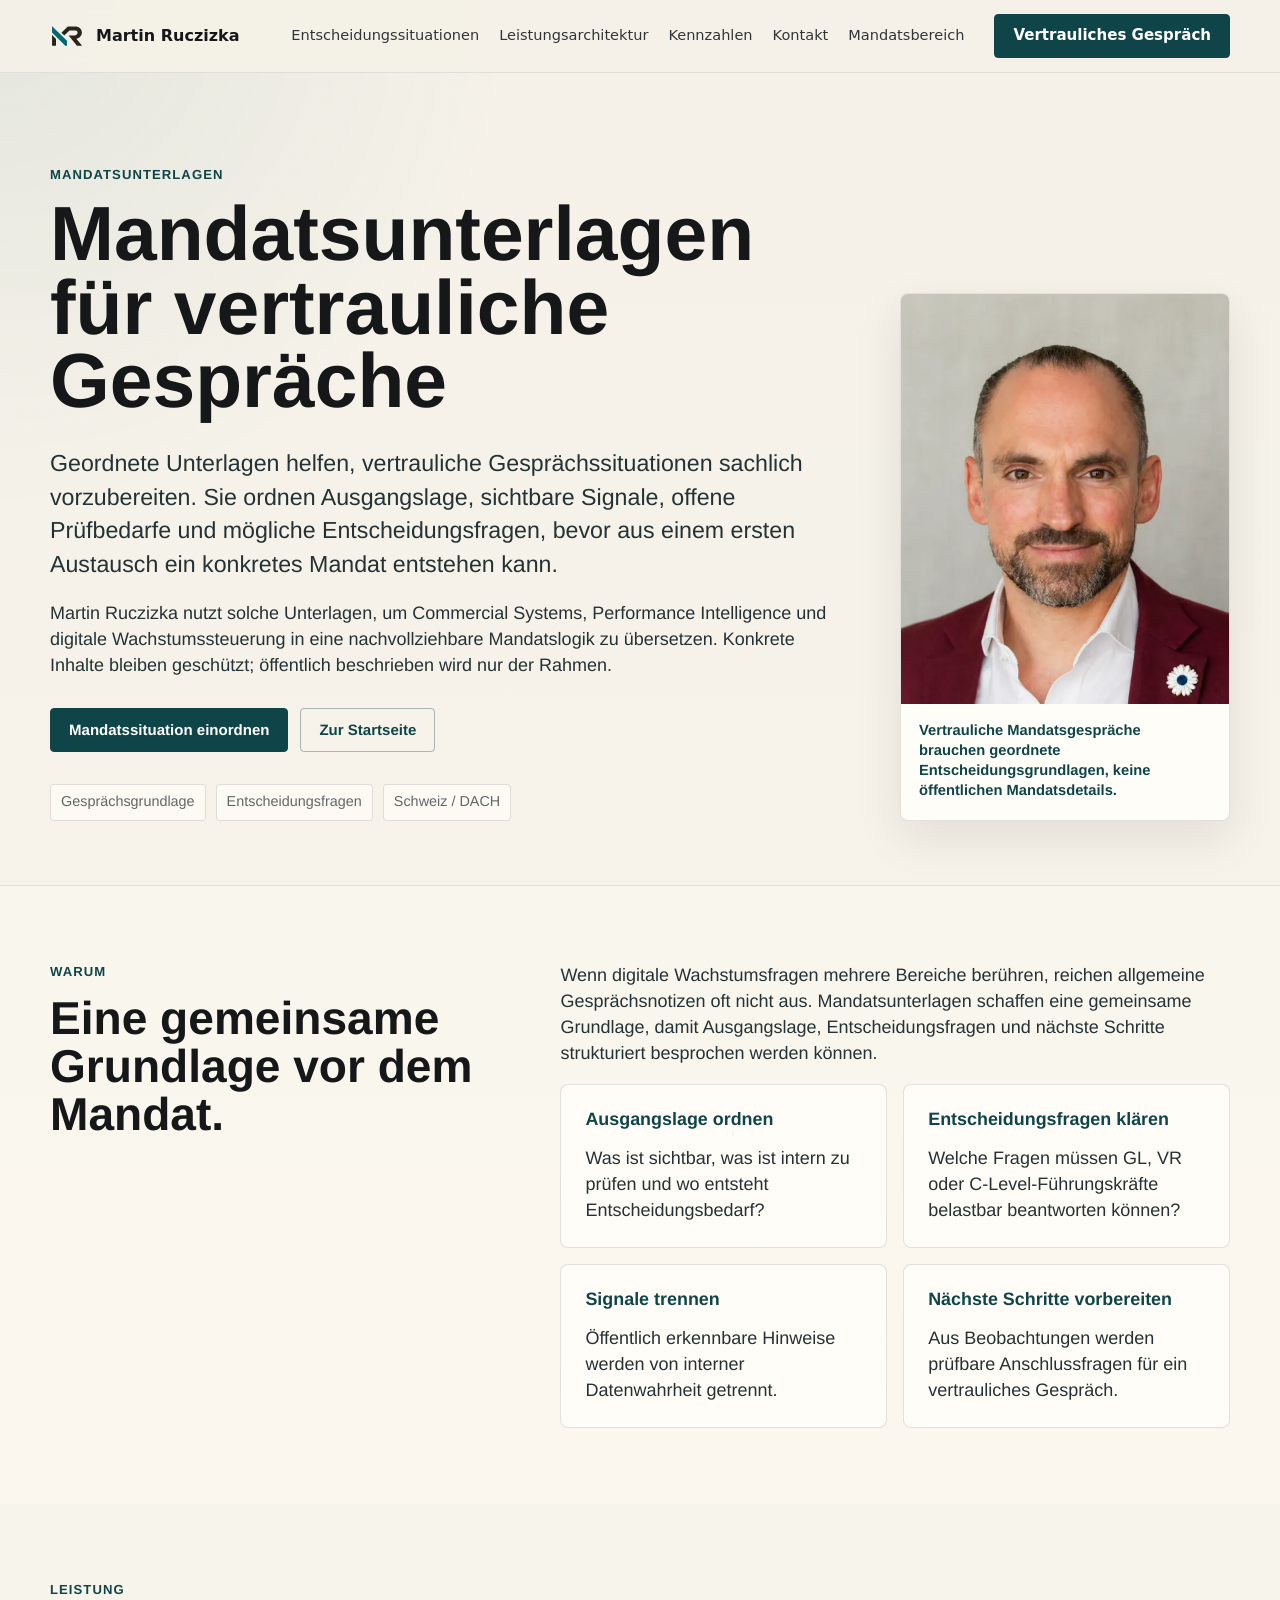
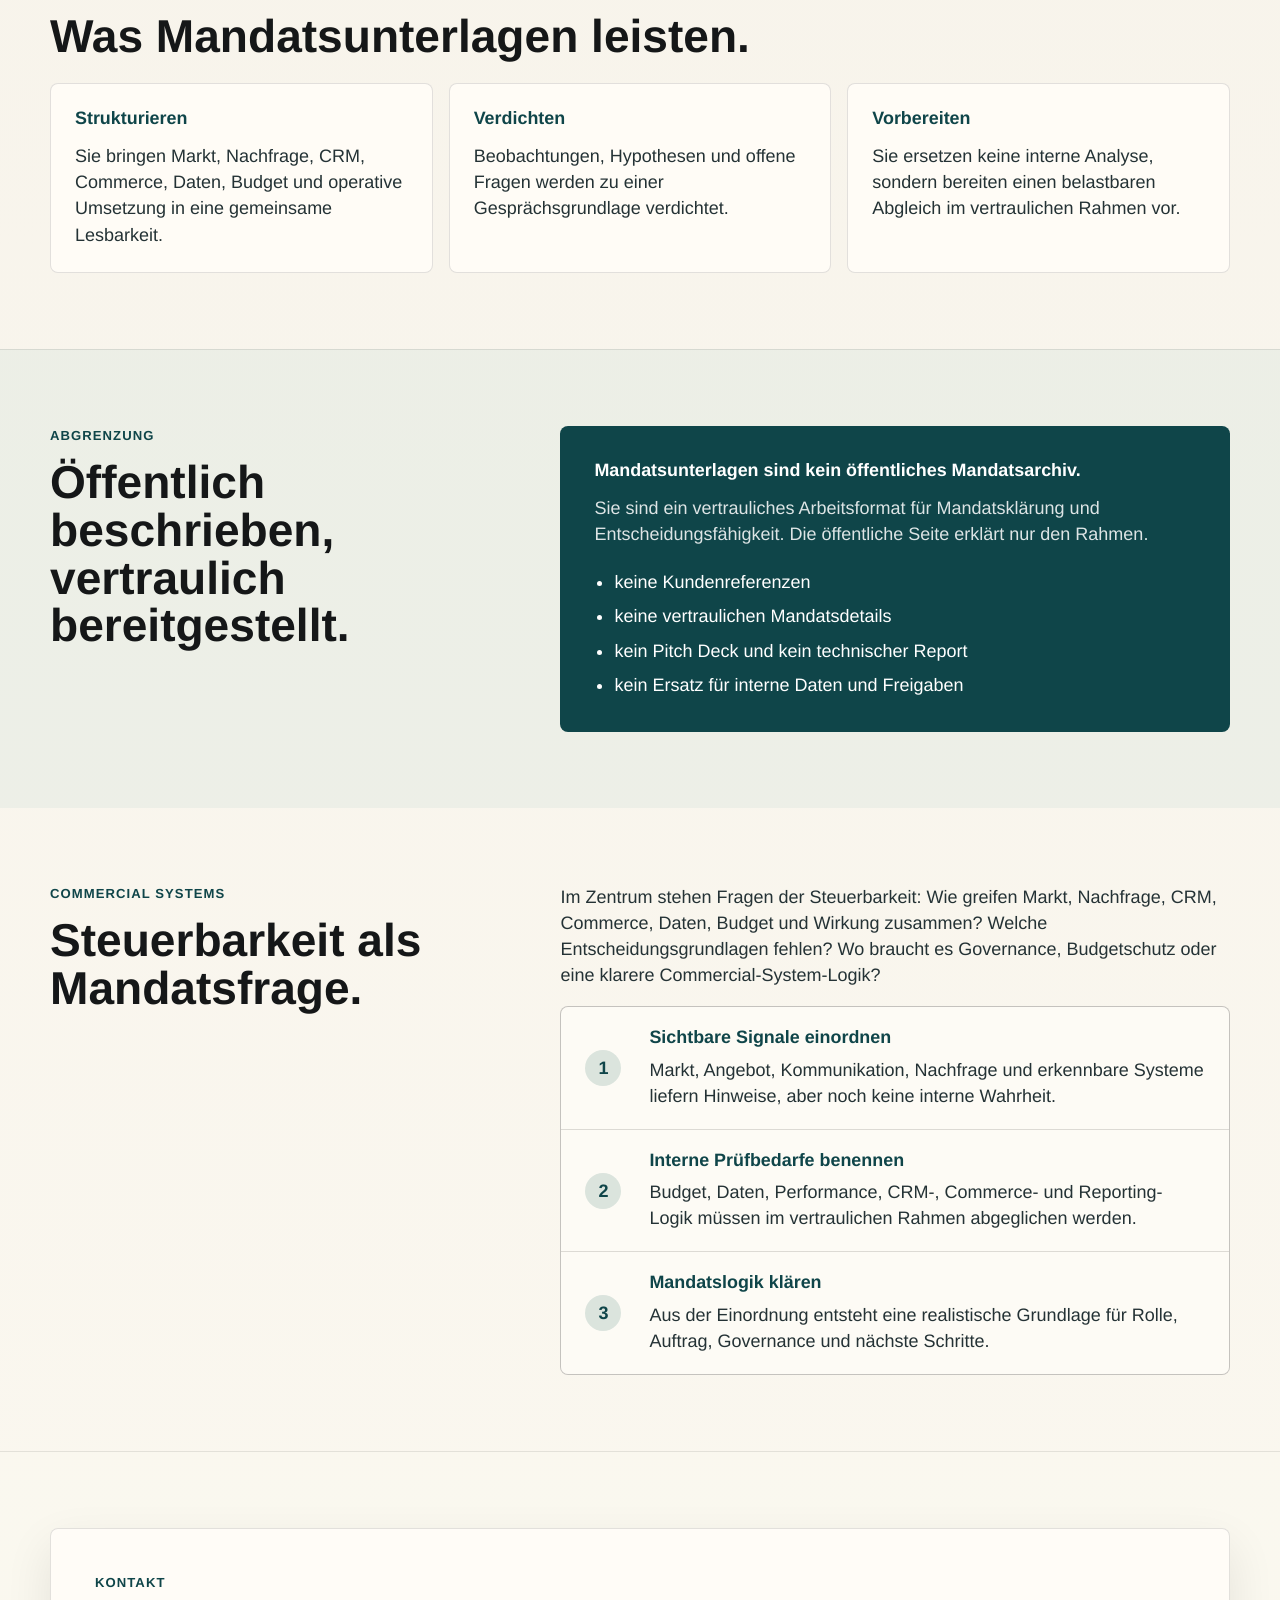
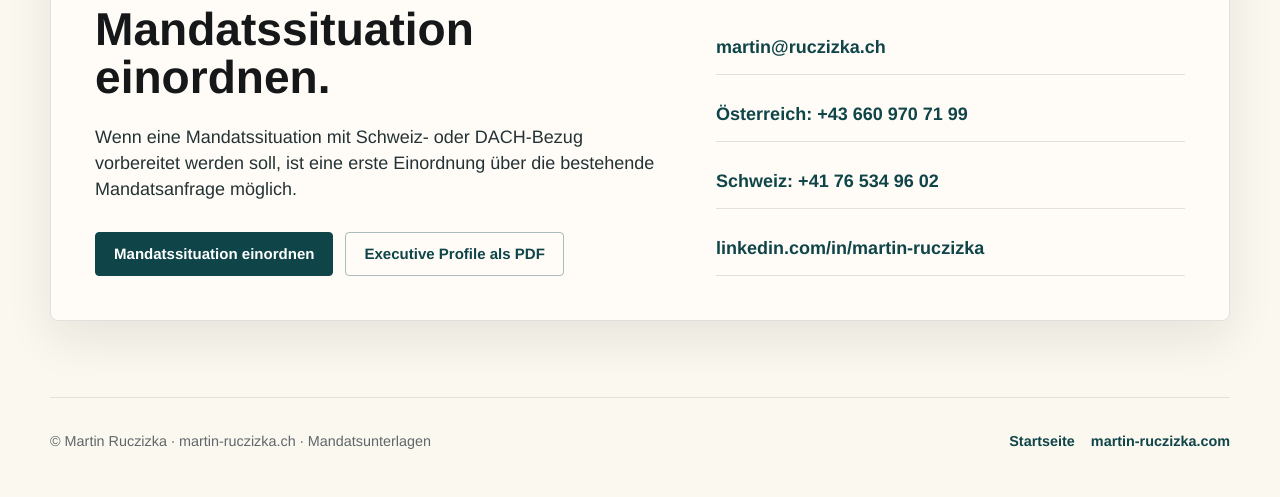
<file: mandatsunterlagen/index.html>
<!doctype html>
<html lang="de-CH">
<head>
  <meta charset="utf-8">
  <meta name="viewport" content="width=device-width, initial-scale=1">
  <title>Martin Ruczizka · Mandatsunterlagen für vertrauliche Gespräche</title>
  <meta name="description" content="Martin Ruczizka bereitet Mandatsunterlagen für vertrauliche Gespräche vor: zur Einordnung von Ausgangslage, Entscheidungsfragen, sichtbaren Signalen und nächsten Schritten.">
  <meta name="robots" content="index, follow">
  <link rel="canonical" href="https://www.martin-ruczizka.ch/mandatsunterlagen/">
  <link rel="icon" href="/favicon.ico" sizes="any">
  <link rel="icon" type="image/png" sizes="48x48" href="/favicon-48x48.png">
  <link rel="icon" type="image/png" sizes="96x96" href="/favicon-96x96.png">
  <link rel="icon" type="image/svg+xml" href="/favicon.svg">
  <link rel="apple-touch-icon" sizes="180x180" href="/apple-touch-icon.png">
  <meta property="og:type" content="website">
  <meta property="og:title" content="Martin Ruczizka · Mandatsunterlagen für vertrauliche Gespräche">
  <meta property="og:description" content="Geordnete Unterlagen für klare Mandatsgespräche mit Schweiz- oder DACH-Bezug.">
  <meta property="og:url" content="https://www.martin-ruczizka.ch/mandatsunterlagen/">
  <meta property="og:image" content="https://www.martin-ruczizka.ch/assets/profile_photo/martin-ruczizka-commercial-systems-profile-640.webp">
  <link rel="stylesheet" href="/shared/site-header.css">
  <style>
    :root {
      --paper: #f5f1e8;
      --paper-soft: #fbf8f0;
      --ink: #151718;
      --muted: #60676a;
      --line: #d9d1c4;
      --petrol: #145f63;
      --petrol-dark: #0f4549;
      --sage: #dbe4dd;
      --white: #ffffff;
      --radius: 8px;
      --shadow: 0 18px 48px rgba(18, 24, 24, 0.09);
    }

    * {
      box-sizing: border-box;
    }

    html {
      scroll-behavior: smooth;
    }

    body {
      margin: 0;
      background: var(--paper);
      color: var(--ink);
      font-family: Inter, "Segoe UI", Roboto, Helvetica, Arial, sans-serif;
      font-size: 18px;
      line-height: 1.45;
      text-rendering: geometricPrecision;
    }

    a {
      color: inherit;
      text-decoration: none;
    }

    .page {
      min-height: 100vh;
      background:
        radial-gradient(circle at top left, rgba(20, 95, 99, 0.08), transparent 32rem),
        linear-gradient(180deg, var(--paper) 0%, var(--paper-soft) 100%);
    }

    .footer a:hover {
      border-color: var(--petrol);
      color: var(--petrol-dark);
    }

    .button {
      display: inline-flex;
      align-items: center;
      justify-content: center;
      min-height: 44px;
      border: 1px solid var(--petrol-dark);
      border-radius: 4px;
      padding: 0 18px;
      background: var(--petrol-dark);
      color: var(--white);
      font-weight: 700;
      font-size: 0.94rem;
      line-height: 1;
      text-align: center;
      transition: background 160ms ease, border-color 160ms ease, color 160ms ease;
    }

    .button:hover,
    .button:focus-visible {
      background: var(--petrol);
      border-color: var(--petrol);
      color: var(--white);
    }

    .button.secondary {
      background: transparent;
      color: var(--petrol-dark);
      border-color: rgba(15, 69, 73, 0.35);
    }

    .button.secondary:hover {
      background: rgba(15, 69, 73, 0.08);
      border-color: var(--petrol-dark);
    }

    .hero,
    .section {
      width: min(1180px, calc(100% - 48px));
      margin: 0 auto;
    }

    .hero {
      padding: 92px 0 64px;
      display: grid;
      grid-template-columns: minmax(0, 1fr) 330px;
      gap: 72px;
      align-items: end;
    }

    .eyebrow,
    .label {
      margin: 0 0 14px;
      color: var(--petrol-dark);
      font-size: 0.82rem;
      font-weight: 850;
      letter-spacing: 0.08em;
      text-transform: uppercase;
    }

    h1,
    h2,
    h3,
    p {
      margin-top: 0;
    }

    h1 {
      max-width: 980px;
      margin-bottom: 28px;
      font-size: clamp(3.05rem, 6vw, 5.7rem);
      line-height: 0.96;
      letter-spacing: 0;
      font-weight: 900;
    }

    .mobile-title {
      display: none;
    }

    h2 {
      margin-bottom: 22px;
      font-size: clamp(2rem, 3.6vw, 3.6rem);
      line-height: 1.04;
      letter-spacing: 0;
      font-weight: 900;
    }

    h3 {
      margin-bottom: 14px;
      color: var(--petrol-dark);
      font-size: 1.12rem;
      line-height: 1.2;
      font-weight: 850;
    }

    p {
      color: #243235;
    }

    .lead {
      max-width: 900px;
      margin-bottom: 18px;
      font-size: clamp(1.12rem, 2vw, 1.45rem);
      line-height: 1.45;
    }

    .intro-copy {
      max-width: 930px;
    }

    .hero-actions {
      display: flex;
      flex-wrap: wrap;
      gap: 12px;
      margin-top: 30px;
    }

    .meta-line {
      display: flex;
      flex-wrap: wrap;
      gap: 10px;
      margin-top: 32px;
      color: var(--muted);
      font-size: 0.9rem;
    }

    .meta-line span {
      padding: 7px 10px;
      border: 1px solid rgba(21, 23, 24, 0.12);
      border-radius: 4px;
      background: rgba(255, 253, 248, 0.72);
    }

    .portrait-card {
      overflow: hidden;
      border: 1px solid rgba(21, 23, 24, 0.12);
      border-radius: var(--radius);
      background: #fffdf8;
      box-shadow: var(--shadow);
    }

    .portrait-card img {
      width: 100%;
      aspect-ratio: 4 / 5;
      display: block;
      object-fit: cover;
      object-position: center 16%;
    }

    .portrait-note {
      padding: 18px;
      color: var(--petrol-dark);
      font-size: 0.92rem;
      font-weight: 780;
      line-height: 1.35;
    }

    .band {
      border-top: 1px solid rgba(21, 23, 24, 0.1);
      background: rgba(251, 248, 240, 0.72);
    }

    .band.sage {
      background: rgba(219, 228, 221, 0.42);
    }

    .section {
      padding: 76px 0;
    }

    .section-grid {
      display: grid;
      grid-template-columns: 0.8fr 1.2fr;
      gap: 64px;
      align-items: start;
    }

    .section-copy {
      max-width: 720px;
    }

    .grid {
      display: grid;
      gap: 16px;
    }

    .grid.two {
      grid-template-columns: repeat(2, minmax(0, 1fr));
    }

    .grid.three {
      grid-template-columns: repeat(3, minmax(0, 1fr));
    }

    .card {
      min-height: 168px;
      padding: 24px;
      border: 1px solid rgba(21, 23, 24, 0.12);
      border-radius: var(--radius);
      background: rgba(255, 253, 248, 0.9);
    }

    .card.compact {
      min-height: 0;
    }

    .card p:last-child,
    .notice p:last-child,
    .contact-panel p:last-child {
      margin-bottom: 0;
    }

    .notice {
      padding: 34px;
      border-radius: var(--radius);
      background: var(--petrol-dark);
      color: var(--white);
    }

    .notice h2,
    .notice h3,
    .notice p,
    .notice li {
      color: var(--white);
    }

    .notice p {
      color: rgba(255, 255, 255, 0.86);
    }

    .notice ul {
      margin: 22px 0 0;
      padding-left: 20px;
      color: rgba(255, 255, 255, 0.88);
    }

    .notice li + li {
      margin-top: 8px;
    }

    .steps {
      display: grid;
      gap: 1px;
      overflow: hidden;
      border: 1px solid rgba(21, 23, 24, 0.12);
      border-radius: var(--radius);
      background: rgba(21, 23, 24, 0.12);
    }

    .step {
      display: grid;
      grid-template-columns: 48px minmax(0, 1fr);
      gap: 18px;
      padding: 24px;
      background: rgba(255, 253, 248, 0.94);
    }

    .step-number {
      width: 36px;
      height: 36px;
      display: inline-flex;
      align-items: center;
      justify-content: center;
      border-radius: 50%;
      background: var(--sage);
      color: var(--petrol-dark);
      font-weight: 850;
    }

    .contact-panel {
      padding: 44px;
      display: grid;
      grid-template-columns: minmax(0, 1.1fr) minmax(280px, 0.9fr);
      gap: 48px;
      align-items: end;
      border: 1px solid rgba(21, 23, 24, 0.12);
      border-radius: var(--radius);
      background: rgba(255, 253, 248, 0.86);
      box-shadow: var(--shadow);
    }

    .contact-links {
      display: grid;
      gap: 12px;
    }

    .contact-links a {
      padding: 14px 0;
      border-bottom: 1px solid rgba(21, 23, 24, 0.12);
      color: var(--petrol-dark);
      font-weight: 750;
      word-break: break-word;
    }

    .footer {
      width: min(1180px, calc(100% - 32px));
      margin: 0 auto;
      padding: 34px 0 44px;
      display: flex;
      justify-content: space-between;
      gap: 16px;
      border-top: 1px solid rgba(21, 23, 24, 0.1);
      color: var(--muted);
      font-size: 0.9rem;
    }

    .footer a {
      color: var(--petrol-dark);
      font-weight: 700;
    }

    .footer-links {
      display: flex;
      justify-content: flex-end;
      gap: 16px;
      flex-wrap: wrap;
    }

    @media (min-width: 1101px) {
      .step {
        align-items: center;
        gap: 16px;
        padding: 20px 24px;
      }

      .step h3 {
        margin-bottom: 8px;
      }

      .step p {
        margin-bottom: 0;
      }
    }

    @media (max-width: 1100px) {
      .hero {
        grid-template-columns: 1fr;
        gap: 36px;
      }

      .portrait-card {
        max-width: 360px;
      }

      .section-grid,
      .contact-panel {
        grid-template-columns: 1fr;
      }

      .grid.three {
        grid-template-columns: 1fr;
      }
    }

    @media (min-width: 721px) and (max-width: 1024px) {
      .hero {
        padding-top: 50px;
      }

      .section {
        padding: 56px 0;
      }

      .section-grid {
        gap: 26px;
      }

      .section-grid h2 {
        margin-bottom: 0;
      }

      .notice {
        padding: 28px 32px;
      }

      .step {
        align-items: center;
        gap: 14px;
        padding: 16px 24px;
      }

      .step h3 {
        margin-bottom: 6px;
      }

      .step p {
        margin-bottom: 0;
      }

      .card {
        min-height: 0;
        padding: 22px;
      }
    }

    @media (max-width: 720px) {
      html {
        overflow-x: clip;
      }

      body {
        font-size: 16px;
        overflow-x: clip;
      }

      .button {
        min-height: 42px;
        padding: 0 14px;
      }

      .hero-actions .button {
        width: 100%;
      }

      .hero,
      .section,
      .footer {
        width: calc(100% - 32px);
      }

      .hero {
        padding: 42px 0 34px;
        gap: 24px;
      }

      h1 {
        max-width: 100%;
        margin-bottom: 20px;
        font-size: clamp(2rem, 8.7vw, 2.28rem);
        line-height: 1.04;
        overflow-wrap: normal;
        word-break: normal;
        hyphens: manual;
      }

      .desktop-title {
        display: none;
      }

      .mobile-title {
        display: inline;
      }

      h2 {
        font-size: clamp(1.66rem, 7.1vw, 1.95rem);
        line-height: 1.1;
      }

      .section {
        padding: 42px 0;
      }

      .section-grid {
        gap: 22px;
      }

      .section-grid h2 {
        margin-bottom: 0;
      }

      .lead {
        margin-bottom: 14px;
        font-size: 1.08rem;
      }

      .hero-actions {
        gap: 10px;
        margin-top: 22px;
      }

      .meta-line {
        gap: 8px;
        margin-top: 22px;
      }

      .meta-line span {
        padding: 6px 8px;
        font-size: 0.82rem;
      }

      .portrait-card {
        max-width: none;
      }

      .portrait-card img {
        height: 255px;
        aspect-ratio: auto;
        object-fit: cover;
        object-position: center 30%;
      }

      .grid.two {
        grid-template-columns: 1fr;
      }

      .card,
      .notice,
      .contact-panel {
        padding: 20px;
      }

      .contact-panel {
        gap: 30px;
      }

      .step {
        grid-template-columns: 42px minmax(0, 1fr);
        align-items: start;
        gap: 12px;
      }

      .footer,
      .footer-links {
        flex-direction: column;
        justify-content: flex-start;
      }
    }

    @media (max-width: 380px) {
      h1 {
        font-size: 1.96rem;
      }

      h2 {
        font-size: 1.8rem;
      }
    }
  </style>
</head>
<body>
  <div class="page">
    <!-- shared:site-header:start -->
<header class="topbar">
  <nav class="nav" aria-label="Hauptnavigation">
    <a class="brand" href="/" aria-label="Martin Ruczizka Startseite">
      <img src="/assets/brand/mr-logo-progress-05-mark.svg" alt="" width="34" height="34">
      <span>Martin Ruczizka</span>
    </a>
    <div class="nav-links">
      <a class="nav-section-link" href="/#situationen">Entscheidungssituationen</a>
      <a class="nav-section-link" href="/#architektur">Leistungsarchitektur</a>
      <a class="nav-section-link" href="/#kennzahlen">Kennzahlen</a>
      <a class="nav-section-link" href="/#kontakt">Kontakt</a>
      <a href="https://mandate.martin-ruczizka.com/login">Mandatsbereich</a>
      <a class="button" href="https://martin-ruczizka.com/#mandat-einordnen">Vertrauliches Gespräch</a>
    </div>
  </nav>
</header>
<!-- shared:site-header:end -->

    <main>
      <section class="hero" id="top">
        <div class="intro-copy">
          <p class="eyebrow">Mandatsunterlagen</p>
          <h1><span class="desktop-title">Mandatsunterlagen für vertrauliche Gespräche</span><span class="mobile-title">Mandats&shy;unterlagen für vertrauliche Gespräche</span></h1>
          <p class="lead">Geordnete Unterlagen helfen, vertrauliche Gesprächssituationen sachlich vorzubereiten. Sie ordnen Ausgangslage, sichtbare Signale, offene Prüfbedarfe und mögliche Entscheidungsfragen, bevor aus einem ersten Austausch ein konkretes Mandat entstehen kann.</p>
          <p>Martin Ruczizka nutzt solche Unterlagen, um Commercial Systems, Performance Intelligence und digitale Wachstumssteuerung in eine nachvollziehbare Mandatslogik zu übersetzen. Konkrete Inhalte bleiben geschützt; öffentlich beschrieben wird nur der Rahmen.</p>
          <div class="hero-actions">
            <a class="button" href="https://martin-ruczizka.com/#mandat-einordnen">Mandatssituation einordnen</a>
            <a class="button secondary" href="/">Zur Startseite</a>
          </div>
          <div class="meta-line" aria-label="Thematische Einordnung">
            <span>Gesprächsgrundlage</span>
            <span>Entscheidungsfragen</span>
            <span>Schweiz / DACH</span>
          </div>
        </div>
        <aside class="portrait-card" aria-label="Martin Ruczizka">
          <img src="/assets/profile_photo/martin-ruczizka-commercial-systems-profile-640.webp" alt="Martin Ruczizka">
          <div class="portrait-note">Vertrauliche Mandatsgespräche brauchen geordnete Entscheidungsgrundlagen, keine öffentlichen Mandatsdetails.</div>
        </aside>
      </section>

      <div class="band">
        <section class="section section-grid" aria-labelledby="warum">
          <div>
            <p class="eyebrow">Warum</p>
            <h2 id="warum">Eine gemeinsame Grundlage vor dem Mandat.</h2>
          </div>
          <div class="section-copy">
            <p>Wenn digitale Wachstumsfragen mehrere Bereiche berühren, reichen allgemeine Gesprächsnotizen oft nicht aus. Mandatsunterlagen schaffen eine gemeinsame Grundlage, damit Ausgangslage, Entscheidungsfragen und nächste Schritte strukturiert besprochen werden können.</p>
            <div class="grid two">
              <article class="card compact">
                <h3>Ausgangslage ordnen</h3>
                <p>Was ist sichtbar, was ist intern zu prüfen und wo entsteht Entscheidungsbedarf?</p>
              </article>
              <article class="card compact">
                <h3>Entscheidungsfragen klären</h3>
                <p>Welche Fragen müssen GL, VR oder C-Level-Führungskräfte belastbar beantworten können?</p>
              </article>
              <article class="card compact">
                <h3>Signale trennen</h3>
                <p>Öffentlich erkennbare Hinweise werden von interner Datenwahrheit getrennt.</p>
              </article>
              <article class="card compact">
                <h3>Nächste Schritte vorbereiten</h3>
                <p>Aus Beobachtungen werden prüfbare Anschlussfragen für ein vertrauliches Gespräch.</p>
              </article>
            </div>
          </div>
        </section>
      </div>

      <section class="section" aria-labelledby="leistung">
        <p class="eyebrow">Leistung</p>
        <h2 id="leistung">Was Mandatsunterlagen leisten.</h2>
        <div class="grid three">
          <article class="card">
            <h3>Strukturieren</h3>
            <p>Sie bringen Markt, Nachfrage, CRM, Commerce, Daten, Budget und operative Umsetzung in eine gemeinsame Lesbarkeit.</p>
          </article>
          <article class="card">
            <h3>Verdichten</h3>
            <p>Beobachtungen, Hypothesen und offene Fragen werden zu einer Gesprächsgrundlage verdichtet.</p>
          </article>
          <article class="card">
            <h3>Vorbereiten</h3>
            <p>Sie ersetzen keine interne Analyse, sondern bereiten einen belastbaren Abgleich im vertraulichen Rahmen vor.</p>
          </article>
        </div>
      </section>

      <div class="band sage">
        <section class="section section-grid" aria-labelledby="grenze">
          <div>
            <p class="eyebrow">Abgrenzung</p>
            <h2 id="grenze">Öffentlich beschrieben, vertraulich bereitgestellt.</h2>
          </div>
          <div class="notice">
            <h3>Mandatsunterlagen sind kein öffentliches Mandatsarchiv.</h3>
            <p>Sie sind ein vertrauliches Arbeitsformat für Mandatsklärung und Entscheidungsfähigkeit. Die öffentliche Seite erklärt nur den Rahmen.</p>
            <ul>
              <li>keine Kundenreferenzen</li>
              <li>keine vertraulichen Mandatsdetails</li>
              <li>kein Pitch Deck und kein technischer Report</li>
              <li>kein Ersatz für interne Daten und Freigaben</li>
            </ul>
          </div>
        </section>
      </div>

      <section class="section section-grid" aria-labelledby="commercial">
        <div>
          <p class="eyebrow">Commercial Systems</p>
          <h2 id="commercial">Steuerbarkeit als Mandatsfrage.</h2>
        </div>
        <div class="section-copy">
          <p>Im Zentrum stehen Fragen der Steuerbarkeit: Wie greifen Markt, Nachfrage, CRM, Commerce, Daten, Budget und Wirkung zusammen? Welche Entscheidungsgrundlagen fehlen? Wo braucht es Governance, Budgetschutz oder eine klarere Commercial-System-Logik?</p>
          <div class="steps">
            <article class="step">
              <span class="step-number">1</span>
              <div>
                <h3>Sichtbare Signale einordnen</h3>
                <p>Markt, Angebot, Kommunikation, Nachfrage und erkennbare Systeme liefern Hinweise, aber noch keine interne Wahrheit.</p>
              </div>
            </article>
            <article class="step">
              <span class="step-number">2</span>
              <div>
                <h3>Interne Prüfbedarfe benennen</h3>
                <p>Budget, Daten, Performance, CRM-, Commerce- und Reporting-Logik müssen im vertraulichen Rahmen abgeglichen werden.</p>
              </div>
            </article>
            <article class="step">
              <span class="step-number">3</span>
              <div>
                <h3>Mandatslogik klären</h3>
                <p>Aus der Einordnung entsteht eine realistische Grundlage für Rolle, Auftrag, Governance und nächste Schritte.</p>
              </div>
            </article>
          </div>
        </div>
      </section>

      <div class="band">
        <section class="section" aria-labelledby="kontakt">
          <div class="contact-panel">
            <div>
              <p class="eyebrow">Kontakt</p>
              <h2 id="kontakt">Mandatssituation einordnen.</h2>
              <p>Wenn eine Mandatssituation mit Schweiz- oder DACH-Bezug vorbereitet werden soll, ist eine erste Einordnung über die bestehende Mandatsanfrage möglich.</p>
              <div class="hero-actions">
                <a class="button" href="https://martin-ruczizka.com/#mandat-einordnen">Mandatssituation einordnen</a>
                <a class="button secondary" href="/assets/pdf/martin-ruczizka-executive-profile-schweiz-commercial-systems.pdf">Executive Profile als PDF</a>
              </div>
            </div>
            <div class="contact-links" aria-label="Kontaktinformationen">
              <a href="mailto:martin@ruczizka.ch">martin@ruczizka.ch</a>
              <a href="tel:+436609707199">Österreich: +43 660 970 71 99</a>
              <a href="tel:+41765349602">Schweiz: +41 76 534 96 02</a>
              <a href="https://www.linkedin.com/in/martin-ruczizka/">linkedin.com/in/martin-ruczizka</a>
            </div>
          </div>
        </section>
      </div>
    </main>

    <footer class="footer">
      <span>© Martin Ruczizka · martin-ruczizka.ch · Mandatsunterlagen</span>
      <div class="footer-links">
        <a href="/">Startseite</a>
        <a href="https://martin-ruczizka.com/">martin-ruczizka.com</a>
      </div>
    </footer>
  </div>
</body>
</html>
</file>
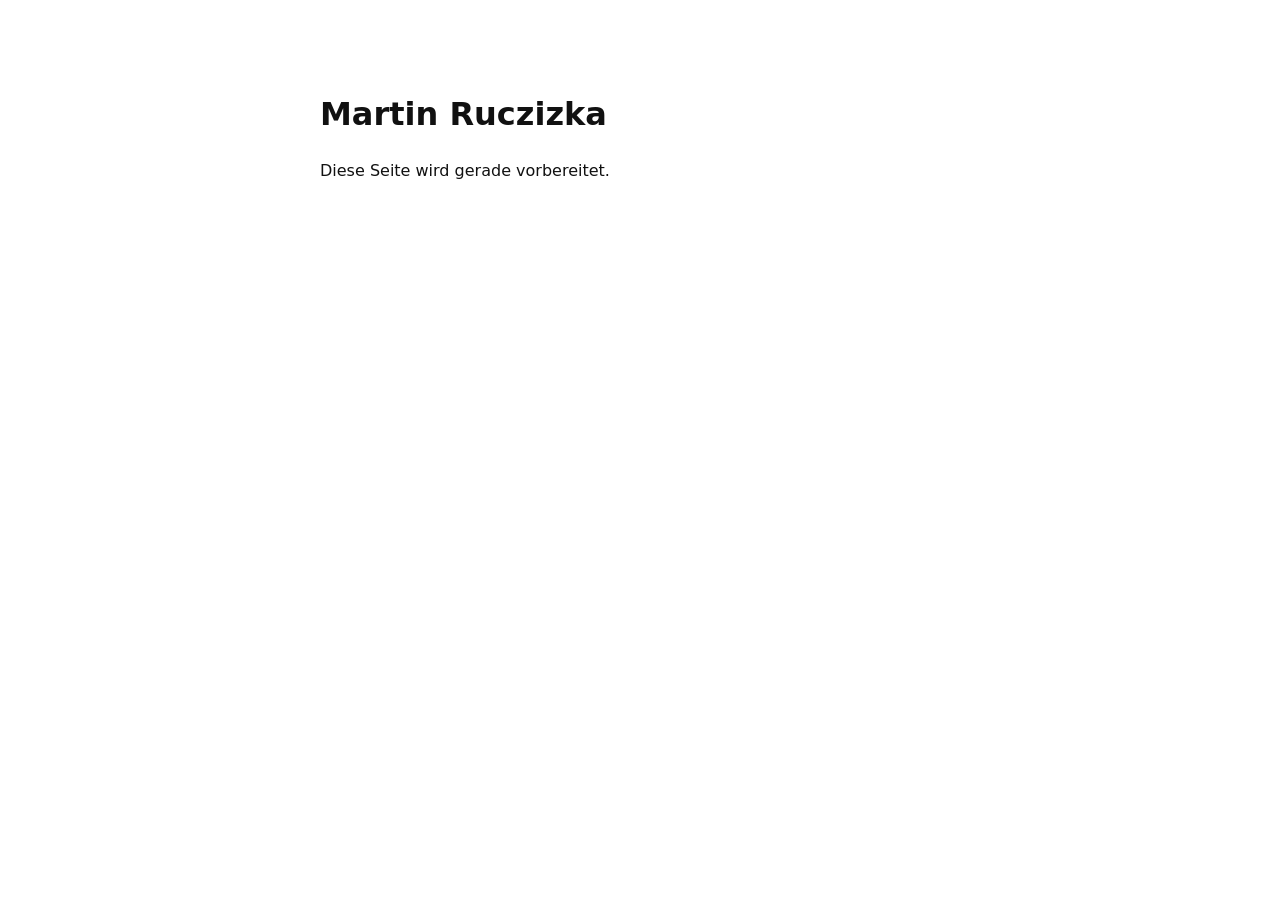
<file: archive/placeholder_2026-09-21/index.html>
<!doctype html>
<html lang="de">
<head>
<meta charset="utf-8">
<title>Martin Ruczizka</title>
<meta name="viewport" content="width=device-width,initial-scale=1">
<meta name="robots" content="noindex,nofollow">
<style>body{font-family:system-ui,-apple-system,Segoe UI,Roboto,sans-serif;max-width:640px;margin:10vh auto;padding:0 1.5rem;color:#111;line-height:1.5}</style>
</head>
<body>
<h1>Martin Ruczizka</h1>
<p>Diese Seite wird gerade vorbereitet.</p>
</body>
</html>
</file>
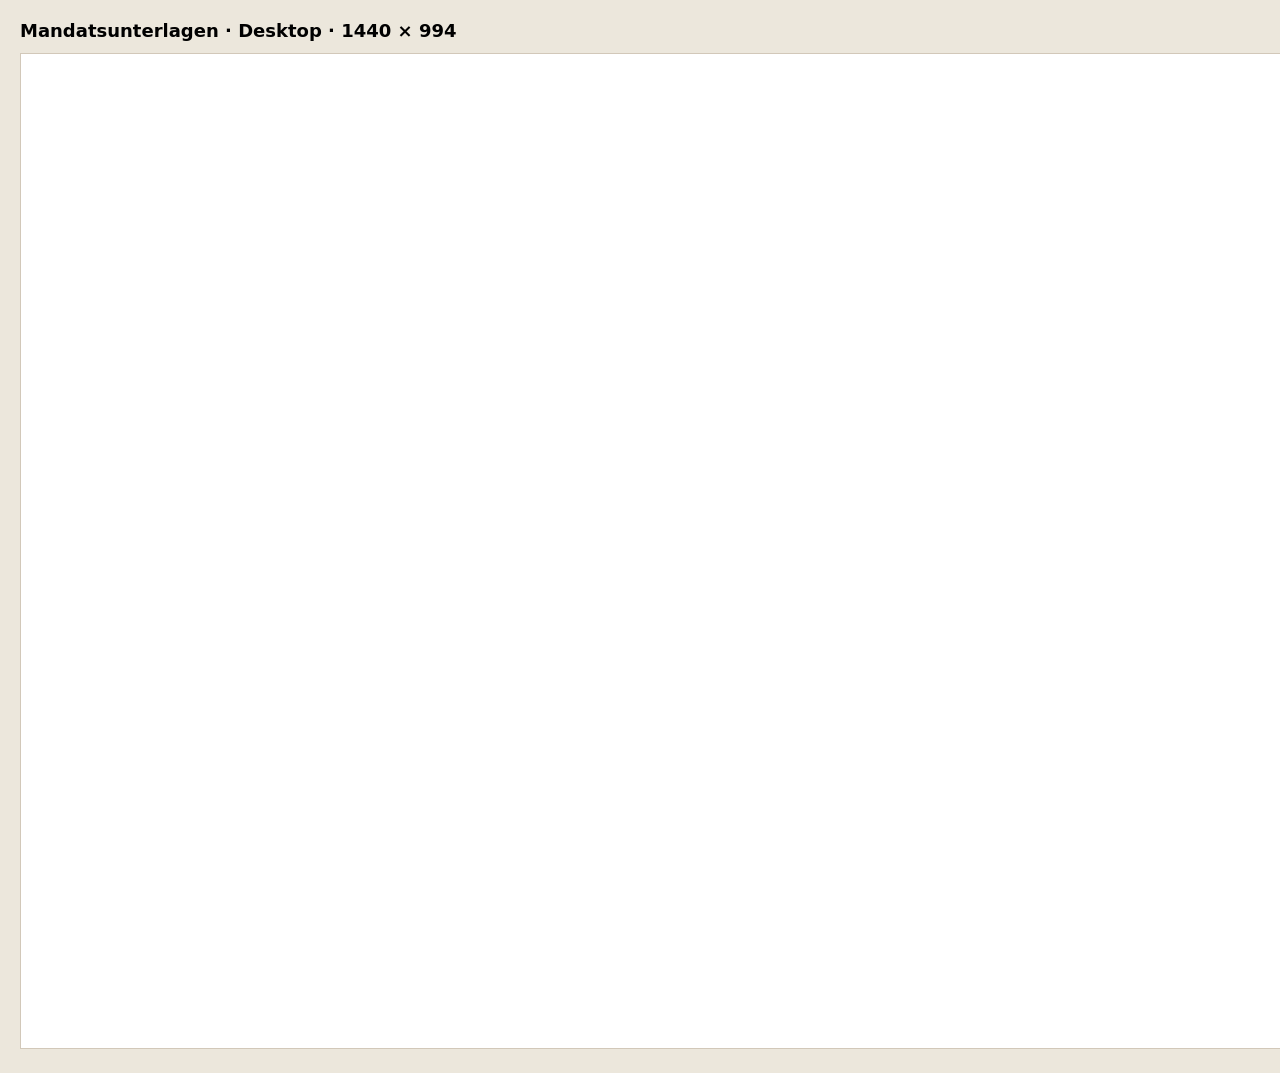
<file: responsive_review/ch-mandatsunterlagen-preview-desktop-1440.html>
<!doctype html>
<html lang="de">
<head>
  <meta charset="utf-8">
  <meta name="viewport" content="width=device-width,initial-scale=1">
  <title>martin-ruczizka.ch · Mandatsunterlagen · Desktop 1440</title>
  <style>
    body { margin: 0; padding: 20px; background: #ece7dc; font-family: system-ui, sans-serif; }
    h1 { margin: 0 0 12px; font-size: 18px; }
    iframe { width: 1440px; height: 994px; border: 1px solid #d2c8b9; background: #fff; }
  </style>
</head>
<body>
  <h1>Mandatsunterlagen · Desktop · 1440 × 994</h1>
  <iframe src="http://127.0.0.1:4177/mandatsunterlagen/" title="Mandatsunterlagen Desktop 1440"></iframe>
</body>
</html>
</file>
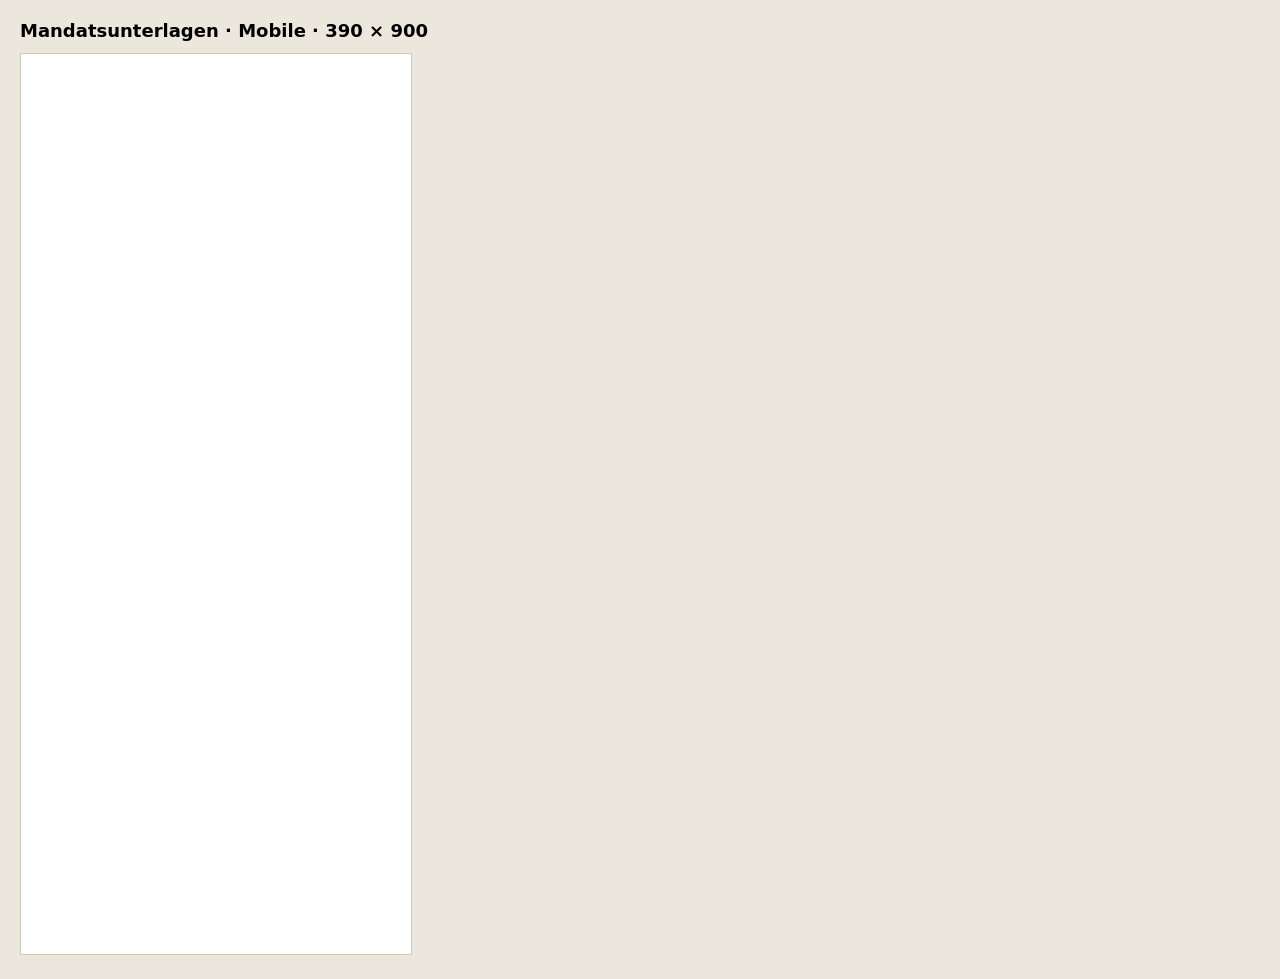
<file: responsive_review/ch-mandatsunterlagen-preview-mobile-390.html>
<!doctype html>
<html lang="de">
<head>
  <meta charset="utf-8">
  <meta name="viewport" content="width=device-width,initial-scale=1">
  <title>martin-ruczizka.ch · Mandatsunterlagen · Mobile 390</title>
  <style>
    body { margin: 0; padding: 20px; background: #ece7dc; font-family: system-ui, sans-serif; }
    h1 { margin: 0 0 12px; font-size: 18px; }
    iframe { width: 390px; height: 900px; border: 1px solid #d2c8b9; background: #fff; }
  </style>
</head>
<body>
  <h1>Mandatsunterlagen · Mobile · 390 × 900</h1>
  <iframe src="http://127.0.0.1:4177/mandatsunterlagen/" title="Mandatsunterlagen Mobile 390"></iframe>
</body>
</html>
</file>
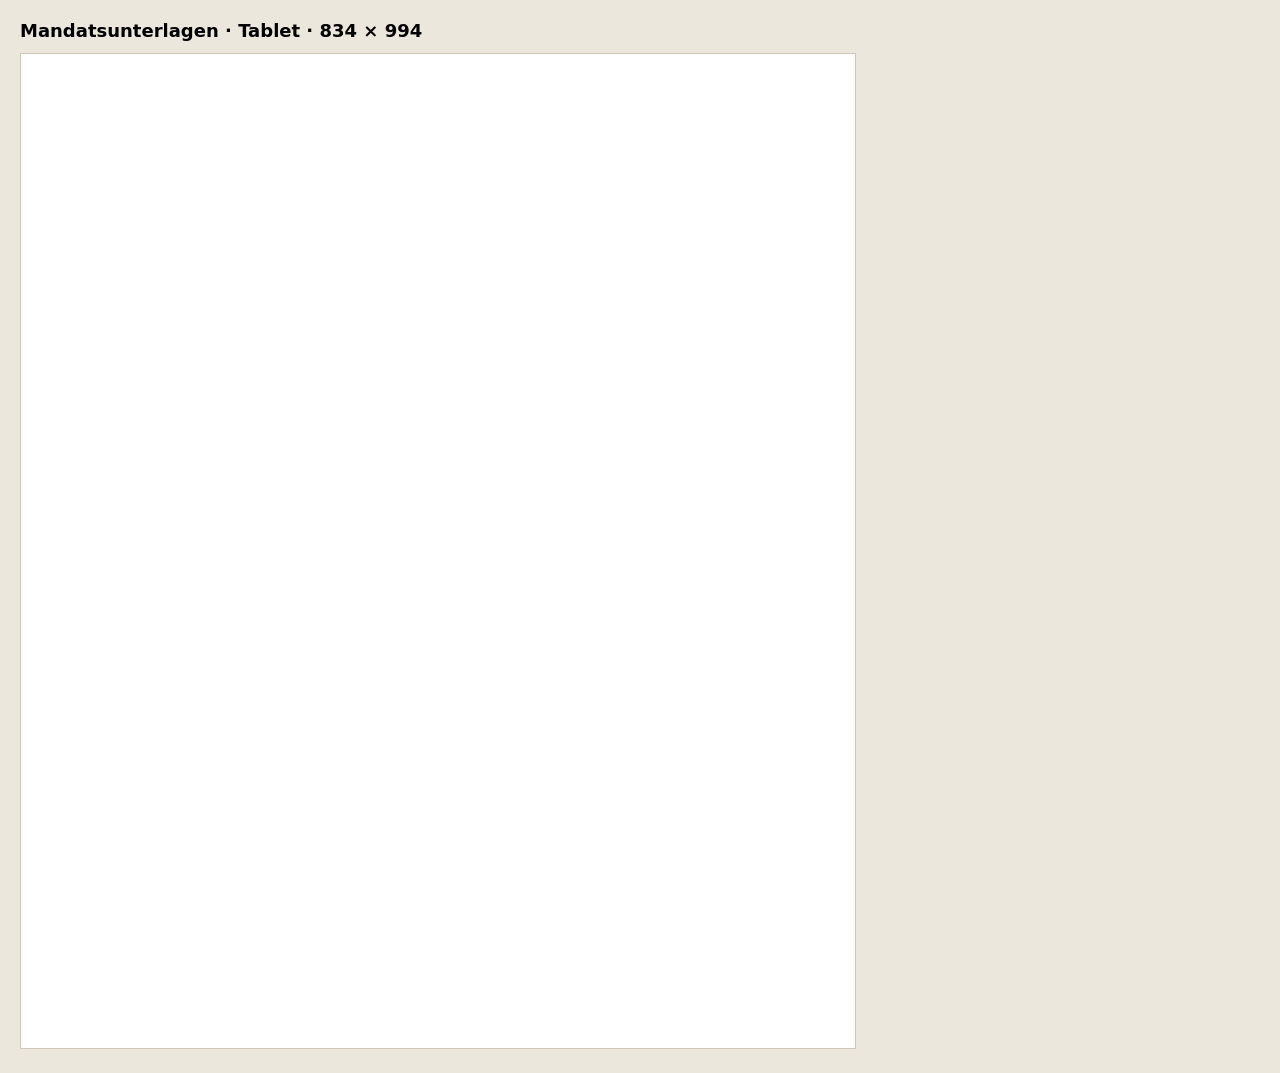
<file: responsive_review/ch-mandatsunterlagen-preview-tablet-834.html>
<!doctype html>
<html lang="de">
<head>
  <meta charset="utf-8">
  <meta name="viewport" content="width=device-width,initial-scale=1">
  <title>martin-ruczizka.ch · Mandatsunterlagen · Tablet 834</title>
  <style>
    body { margin: 0; padding: 20px; background: #ece7dc; font-family: system-ui, sans-serif; }
    h1 { margin: 0 0 12px; font-size: 18px; }
    iframe { width: 834px; height: 994px; border: 1px solid #d2c8b9; background: #fff; }
  </style>
</head>
<body>
  <h1>Mandatsunterlagen · Tablet · 834 × 994</h1>
  <iframe src="http://127.0.0.1:4177/mandatsunterlagen/" title="Mandatsunterlagen Tablet 834"></iframe>
</body>
</html>
</file>
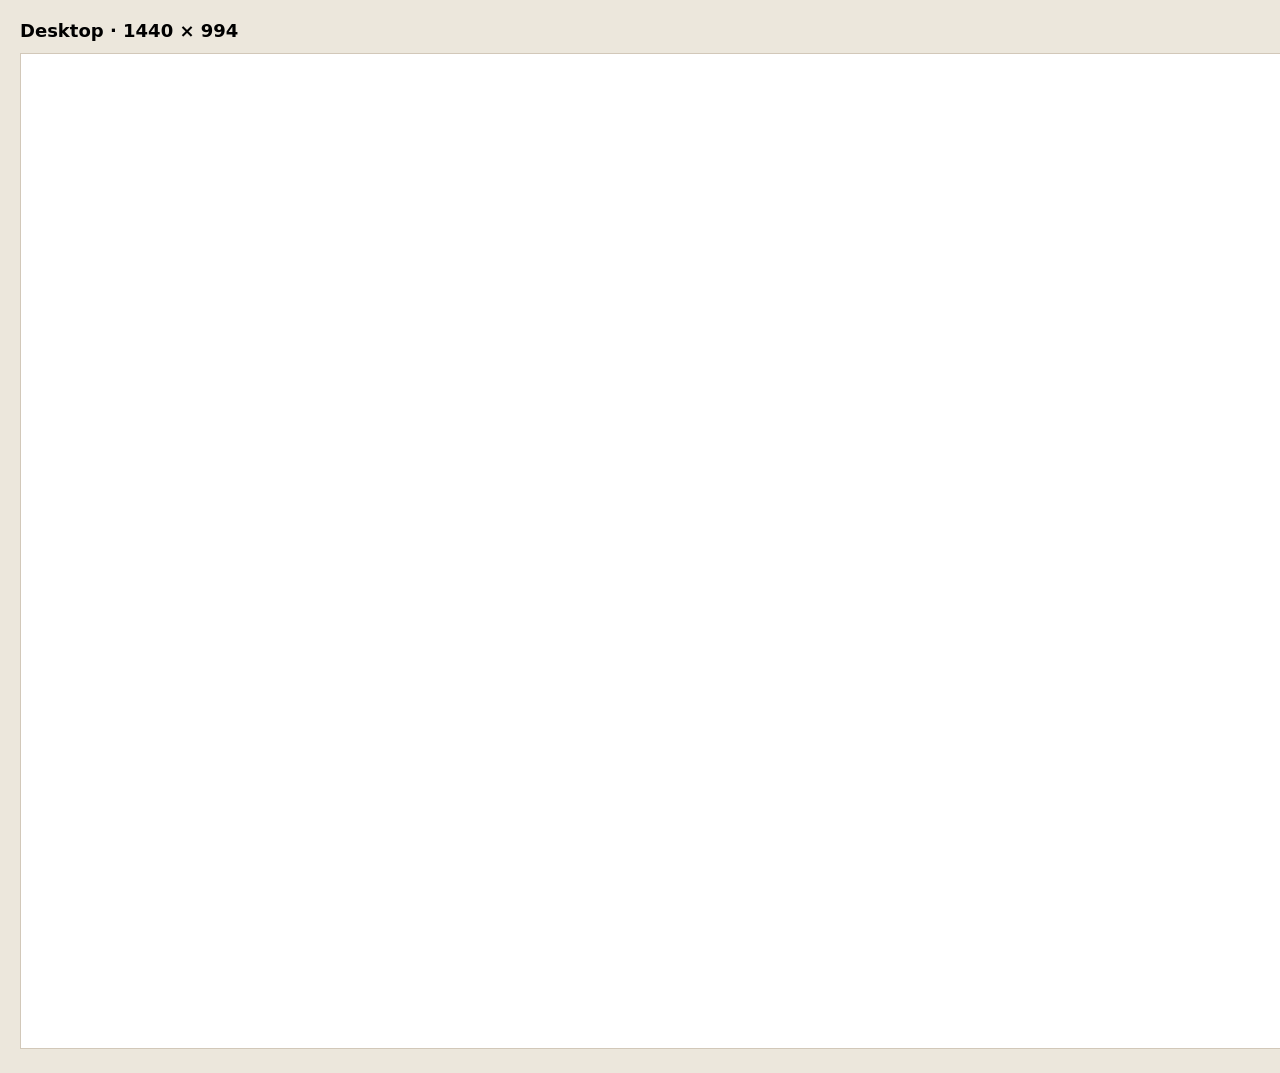
<file: responsive_review/ch-preview-desktop-1440.html>
<!doctype html>
<html lang="de">
<head>
  <meta charset="utf-8">
  <meta name="viewport" content="width=device-width,initial-scale=1">
  <title>martin-ruczizka.ch · Desktop 1440</title>
  <style>
    body { margin: 0; padding: 20px; background: #ece7dc; font-family: system-ui, sans-serif; }
    h1 { margin: 0 0 12px; font-size: 18px; }
    iframe { width: 1440px; height: 994px; border: 1px solid #d2c8b9; background: #fff; }
  </style>
</head>
<body>
  <h1>Desktop · 1440 × 994</h1>
  <iframe src="http://127.0.0.1:4177/" title="Desktop 1440"></iframe>
</body>
</html>
</file>
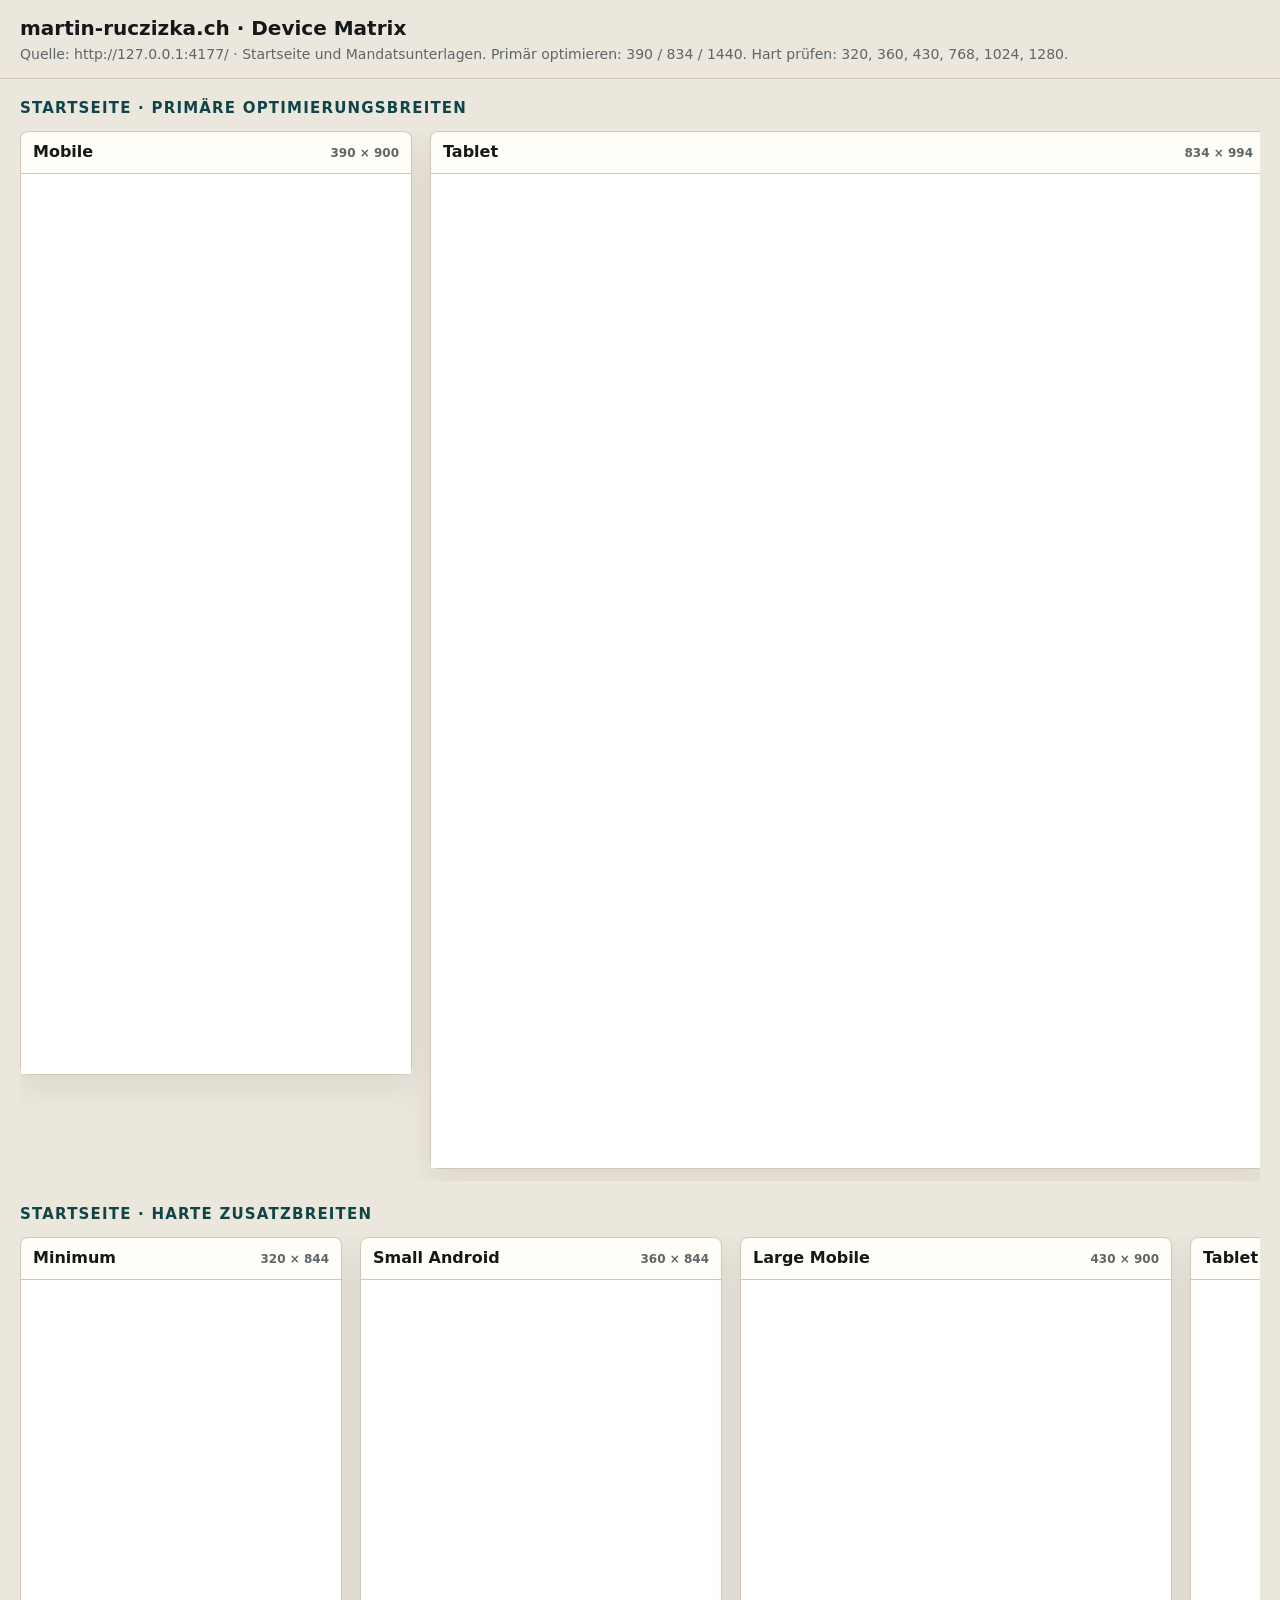
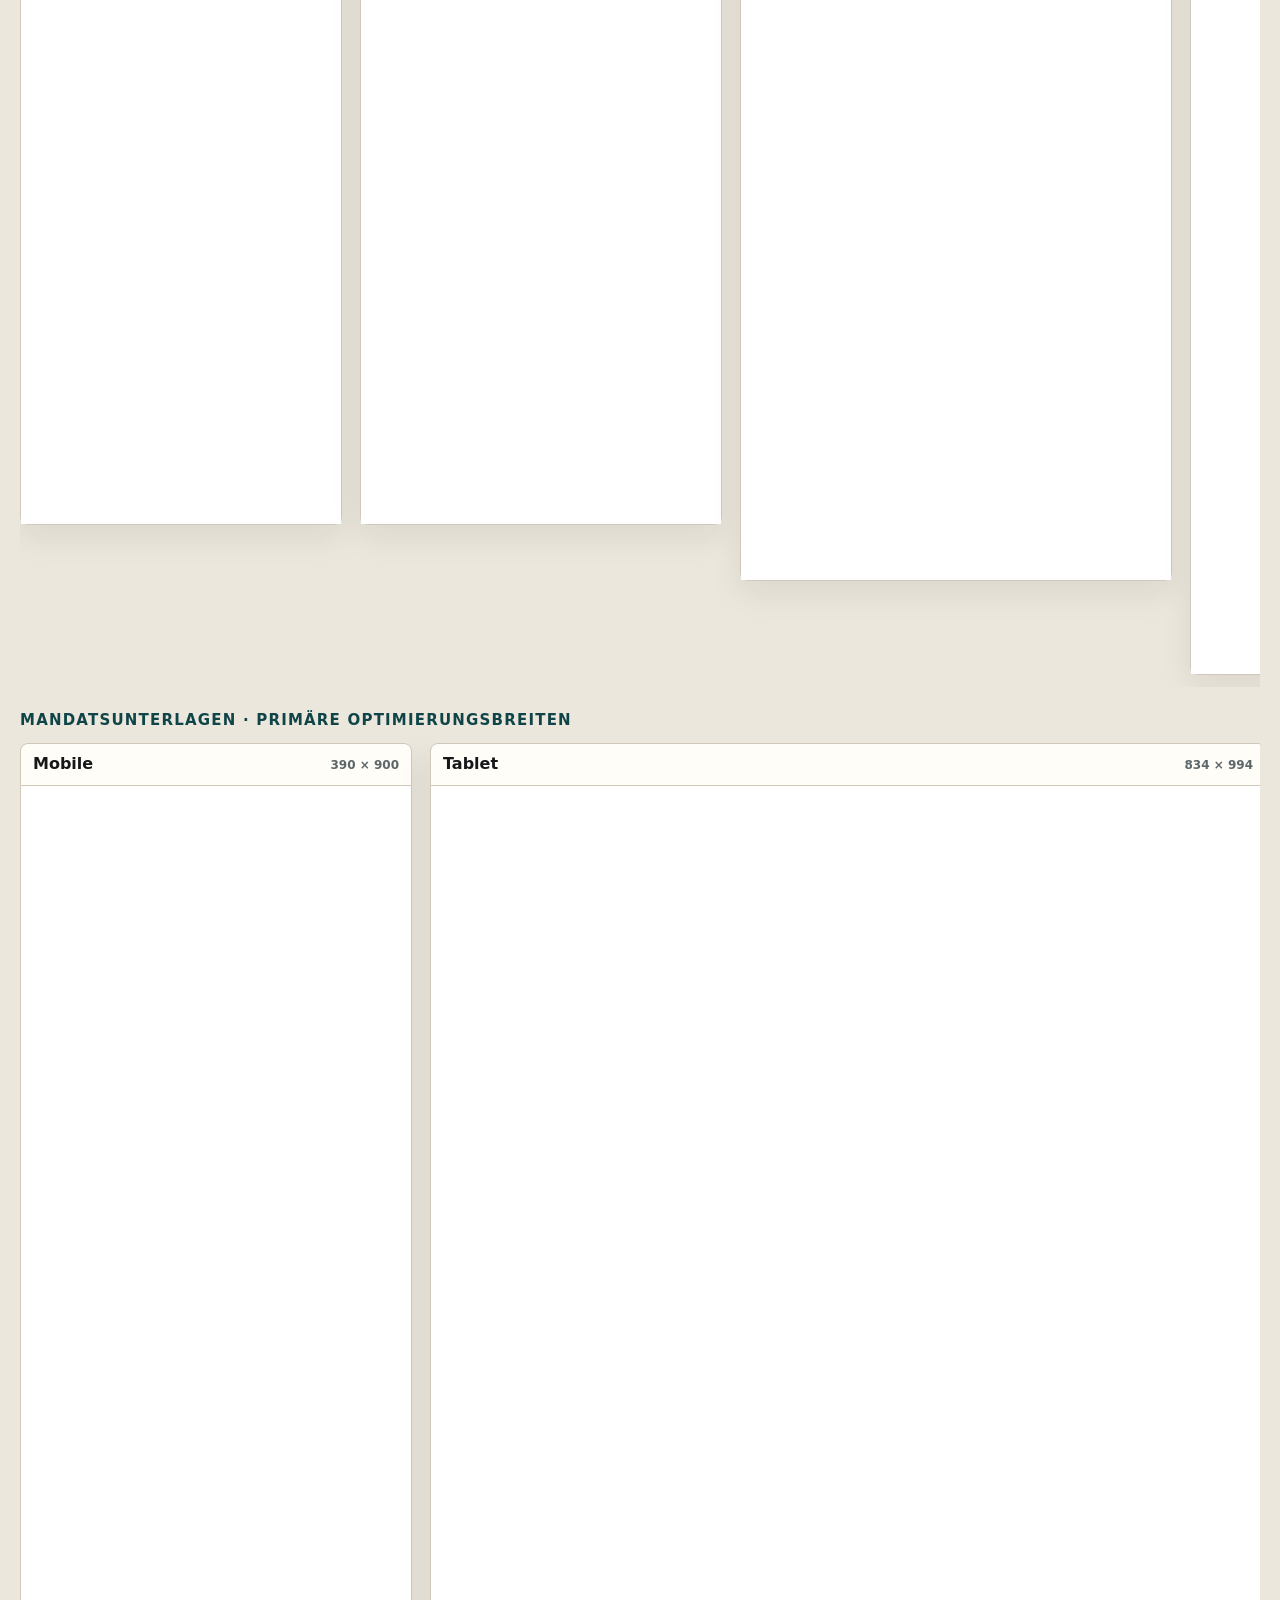
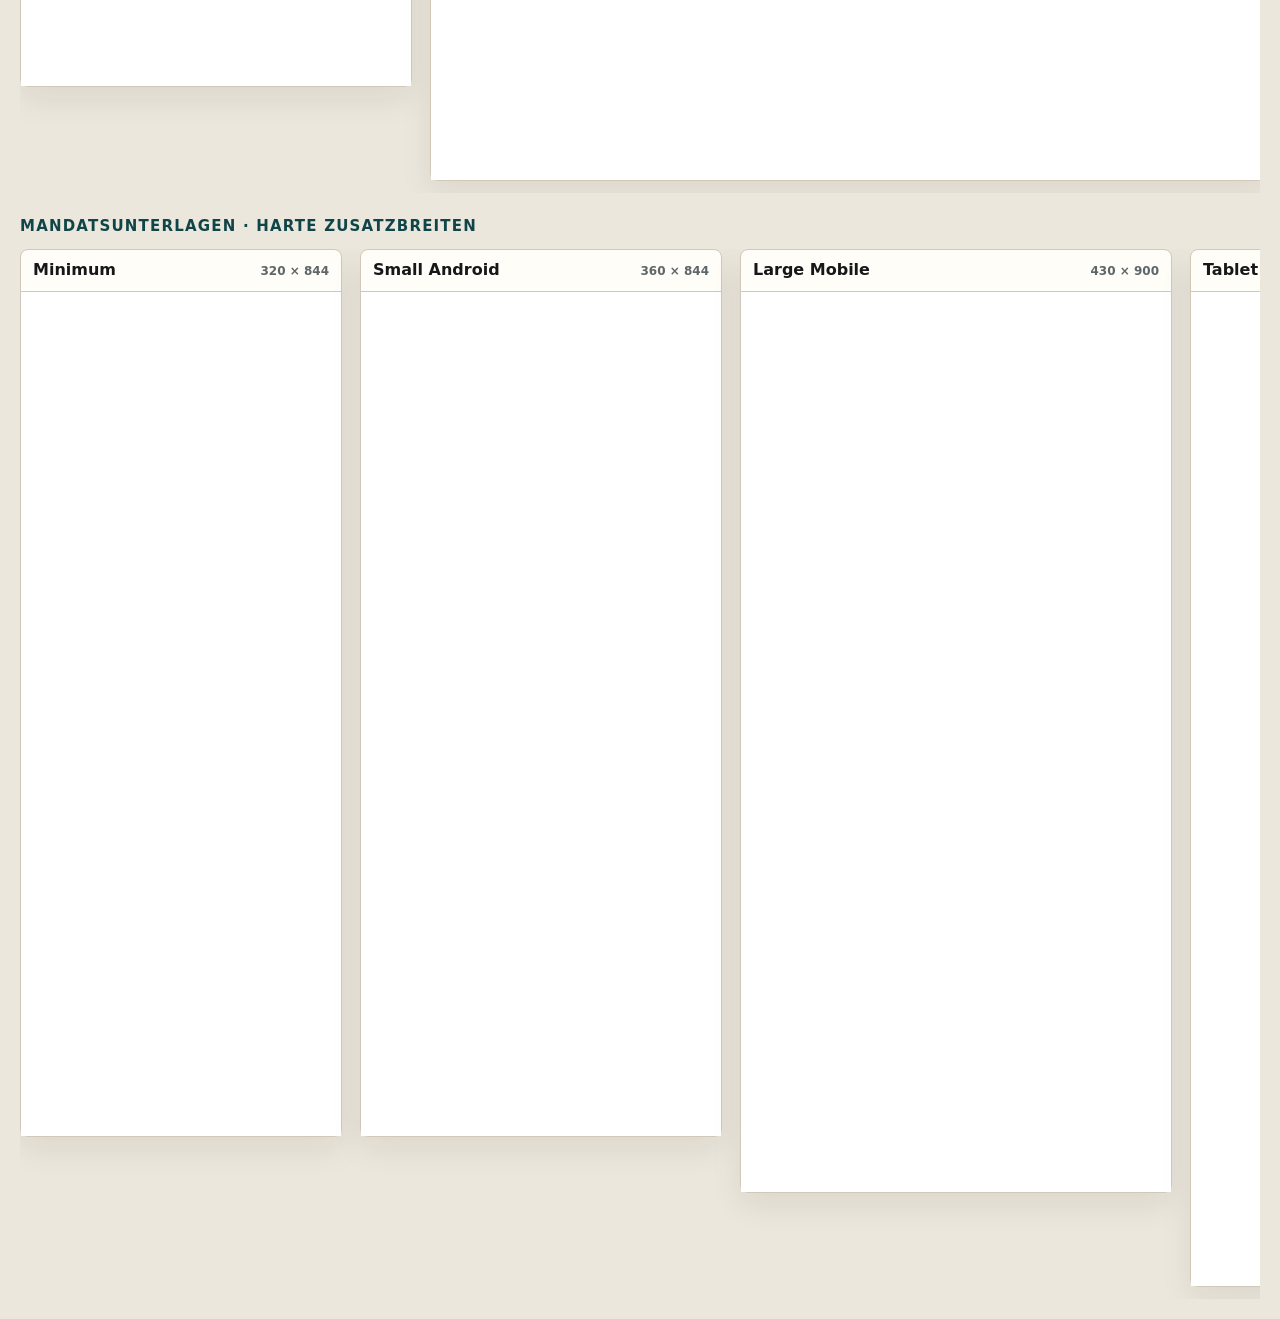
<file: responsive_review/ch-preview-device-matrix.html>
<!doctype html>
<html lang="de">
<head>
  <meta charset="utf-8">
  <meta name="viewport" content="width=device-width,initial-scale=1">
  <title>martin-ruczizka.ch · Device Matrix</title>
  <style>
    :root {
      color-scheme: light;
      font-family: system-ui, -apple-system, BlinkMacSystemFont, "Segoe UI", sans-serif;
      --bg: #ece7dc;
      --panel: #fffdf8;
      --ink: #151718;
      --muted: #5d6668;
      --line: #d2c8b9;
      --petrol: #0f4549;
    }

    * {
      box-sizing: border-box;
    }

    body {
      margin: 0;
      background: var(--bg);
      color: var(--ink);
    }

    header {
      position: sticky;
      top: 0;
      z-index: 5;
      padding: 16px 20px;
      border-bottom: 1px solid var(--line);
      background: rgba(236, 231, 220, 0.94);
      backdrop-filter: blur(12px);
    }

    h1 {
      margin: 0 0 6px;
      font-size: 20px;
      line-height: 1.2;
    }

    p {
      margin: 0;
      color: var(--muted);
      font-size: 14px;
    }

    .matrix {
      display: grid;
      gap: 24px;
      padding: 20px;
    }

    .group {
      display: grid;
      gap: 14px;
    }

    .group h2 {
      margin: 0;
      color: var(--petrol);
      font-size: 15px;
      letter-spacing: 0.08em;
      text-transform: uppercase;
    }

    .frames {
      display: flex;
      gap: 18px;
      align-items: flex-start;
      overflow-x: auto;
      padding-bottom: 12px;
    }

    .frame-card {
      flex: 0 0 auto;
      border: 1px solid var(--line);
      border-radius: 8px;
      background: var(--panel);
      box-shadow: 0 12px 32px rgba(21, 23, 24, 0.08);
    }

    .frame-title {
      display: flex;
      align-items: baseline;
      justify-content: space-between;
      gap: 16px;
      min-height: 42px;
      padding: 10px 12px;
      border-bottom: 1px solid var(--line);
      font-weight: 750;
    }

    .frame-title span {
      color: var(--muted);
      font-size: 12px;
      font-weight: 650;
    }

    iframe {
      display: block;
      border: 0;
      background: white;
    }
  </style>
</head>
<body>
  <header>
    <h1>martin-ruczizka.ch · Device Matrix</h1>
    <p>Quelle: http://127.0.0.1:4177/ · Startseite und Mandatsunterlagen. Primär optimieren: 390 / 834 / 1440. Hart prüfen: 320, 360, 430, 768, 1024, 1280.</p>
  </header>

  <main class="matrix">
    <section class="group" aria-labelledby="primary-home">
      <h2 id="primary-home">Startseite · Primäre Optimierungsbreiten</h2>
      <div class="frames">
        <article class="frame-card">
          <div class="frame-title">Mobile <span>390 × 900</span></div>
          <iframe src="http://127.0.0.1:4177/" width="390" height="900" title="Mobile 390"></iframe>
        </article>
        <article class="frame-card">
          <div class="frame-title">Tablet <span>834 × 994</span></div>
          <iframe src="http://127.0.0.1:4177/" width="834" height="994" title="Tablet 834"></iframe>
        </article>
        <article class="frame-card">
          <div class="frame-title">Desktop <span>1440 × 994</span></div>
          <iframe src="http://127.0.0.1:4177/" width="1440" height="994" title="Desktop 1440"></iframe>
        </article>
      </div>
    </section>

    <section class="group" aria-labelledby="hard-home">
      <h2 id="hard-home">Startseite · Harte Zusatzbreiten</h2>
      <div class="frames">
        <article class="frame-card">
          <div class="frame-title">Minimum <span>320 × 844</span></div>
          <iframe src="http://127.0.0.1:4177/" width="320" height="844" title="Mobile 320"></iframe>
        </article>
        <article class="frame-card">
          <div class="frame-title">Small Android <span>360 × 844</span></div>
          <iframe src="http://127.0.0.1:4177/" width="360" height="844" title="Mobile 360"></iframe>
        </article>
        <article class="frame-card">
          <div class="frame-title">Large Mobile <span>430 × 900</span></div>
          <iframe src="http://127.0.0.1:4177/" width="430" height="900" title="Mobile 430"></iframe>
        </article>
        <article class="frame-card">
          <div class="frame-title">Tablet Edge <span>768 × 994</span></div>
          <iframe src="http://127.0.0.1:4177/" width="768" height="994" title="Tablet 768"></iframe>
        </article>
        <article class="frame-card">
          <div class="frame-title">Tablet Max <span>1024 × 994</span></div>
          <iframe src="http://127.0.0.1:4177/" width="1024" height="994" title="Tablet 1024"></iframe>
        </article>
        <article class="frame-card">
          <div class="frame-title">Small Desktop <span>1280 × 994</span></div>
          <iframe src="http://127.0.0.1:4177/" width="1280" height="994" title="Desktop 1280"></iframe>
        </article>
      </div>
    </section>

    <section class="group" aria-labelledby="primary-mandatsunterlagen">
      <h2 id="primary-mandatsunterlagen">Mandatsunterlagen · Primäre Optimierungsbreiten</h2>
      <div class="frames">
        <article class="frame-card">
          <div class="frame-title">Mobile <span>390 × 900</span></div>
          <iframe src="http://127.0.0.1:4177/mandatsunterlagen/" width="390" height="900" title="Mandatsunterlagen Mobile 390"></iframe>
        </article>
        <article class="frame-card">
          <div class="frame-title">Tablet <span>834 × 994</span></div>
          <iframe src="http://127.0.0.1:4177/mandatsunterlagen/" width="834" height="994" title="Mandatsunterlagen Tablet 834"></iframe>
        </article>
        <article class="frame-card">
          <div class="frame-title">Desktop <span>1440 × 994</span></div>
          <iframe src="http://127.0.0.1:4177/mandatsunterlagen/" width="1440" height="994" title="Mandatsunterlagen Desktop 1440"></iframe>
        </article>
      </div>
    </section>

    <section class="group" aria-labelledby="hard-mandatsunterlagen">
      <h2 id="hard-mandatsunterlagen">Mandatsunterlagen · Harte Zusatzbreiten</h2>
      <div class="frames">
        <article class="frame-card">
          <div class="frame-title">Minimum <span>320 × 844</span></div>
          <iframe src="http://127.0.0.1:4177/mandatsunterlagen/" width="320" height="844" title="Mandatsunterlagen Mobile 320"></iframe>
        </article>
        <article class="frame-card">
          <div class="frame-title">Small Android <span>360 × 844</span></div>
          <iframe src="http://127.0.0.1:4177/mandatsunterlagen/" width="360" height="844" title="Mandatsunterlagen Mobile 360"></iframe>
        </article>
        <article class="frame-card">
          <div class="frame-title">Large Mobile <span>430 × 900</span></div>
          <iframe src="http://127.0.0.1:4177/mandatsunterlagen/" width="430" height="900" title="Mandatsunterlagen Mobile 430"></iframe>
        </article>
        <article class="frame-card">
          <div class="frame-title">Tablet Edge <span>768 × 994</span></div>
          <iframe src="http://127.0.0.1:4177/mandatsunterlagen/" width="768" height="994" title="Mandatsunterlagen Tablet 768"></iframe>
        </article>
        <article class="frame-card">
          <div class="frame-title">Tablet Max <span>1024 × 994</span></div>
          <iframe src="http://127.0.0.1:4177/mandatsunterlagen/" width="1024" height="994" title="Mandatsunterlagen Tablet 1024"></iframe>
        </article>
        <article class="frame-card">
          <div class="frame-title">Small Desktop <span>1280 × 994</span></div>
          <iframe src="http://127.0.0.1:4177/mandatsunterlagen/" width="1280" height="994" title="Mandatsunterlagen Desktop 1280"></iframe>
        </article>
      </div>
    </section>
  </main>
</body>
</html>
</file>
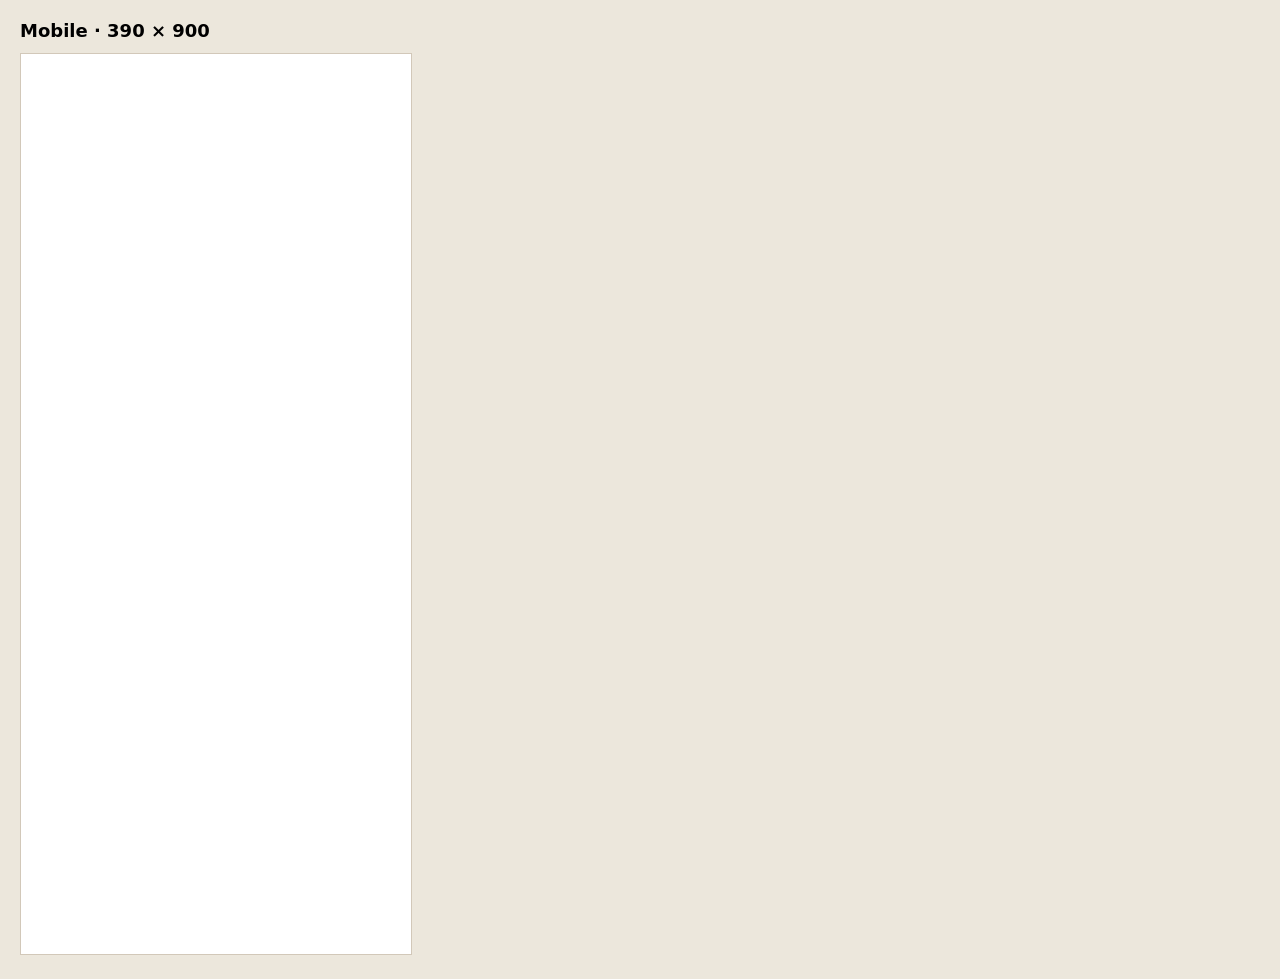
<file: responsive_review/ch-preview-mobile-390.html>
<!doctype html>
<html lang="de">
<head>
  <meta charset="utf-8">
  <meta name="viewport" content="width=device-width,initial-scale=1">
  <title>martin-ruczizka.ch · Mobile 390</title>
  <style>
    body { margin: 0; padding: 20px; background: #ece7dc; font-family: system-ui, sans-serif; }
    h1 { margin: 0 0 12px; font-size: 18px; }
    iframe { width: 390px; height: 900px; border: 1px solid #d2c8b9; background: #fff; }
  </style>
</head>
<body>
  <h1>Mobile · 390 × 900</h1>
  <iframe src="http://127.0.0.1:4177/" title="Mobile 390"></iframe>
</body>
</html>
</file>
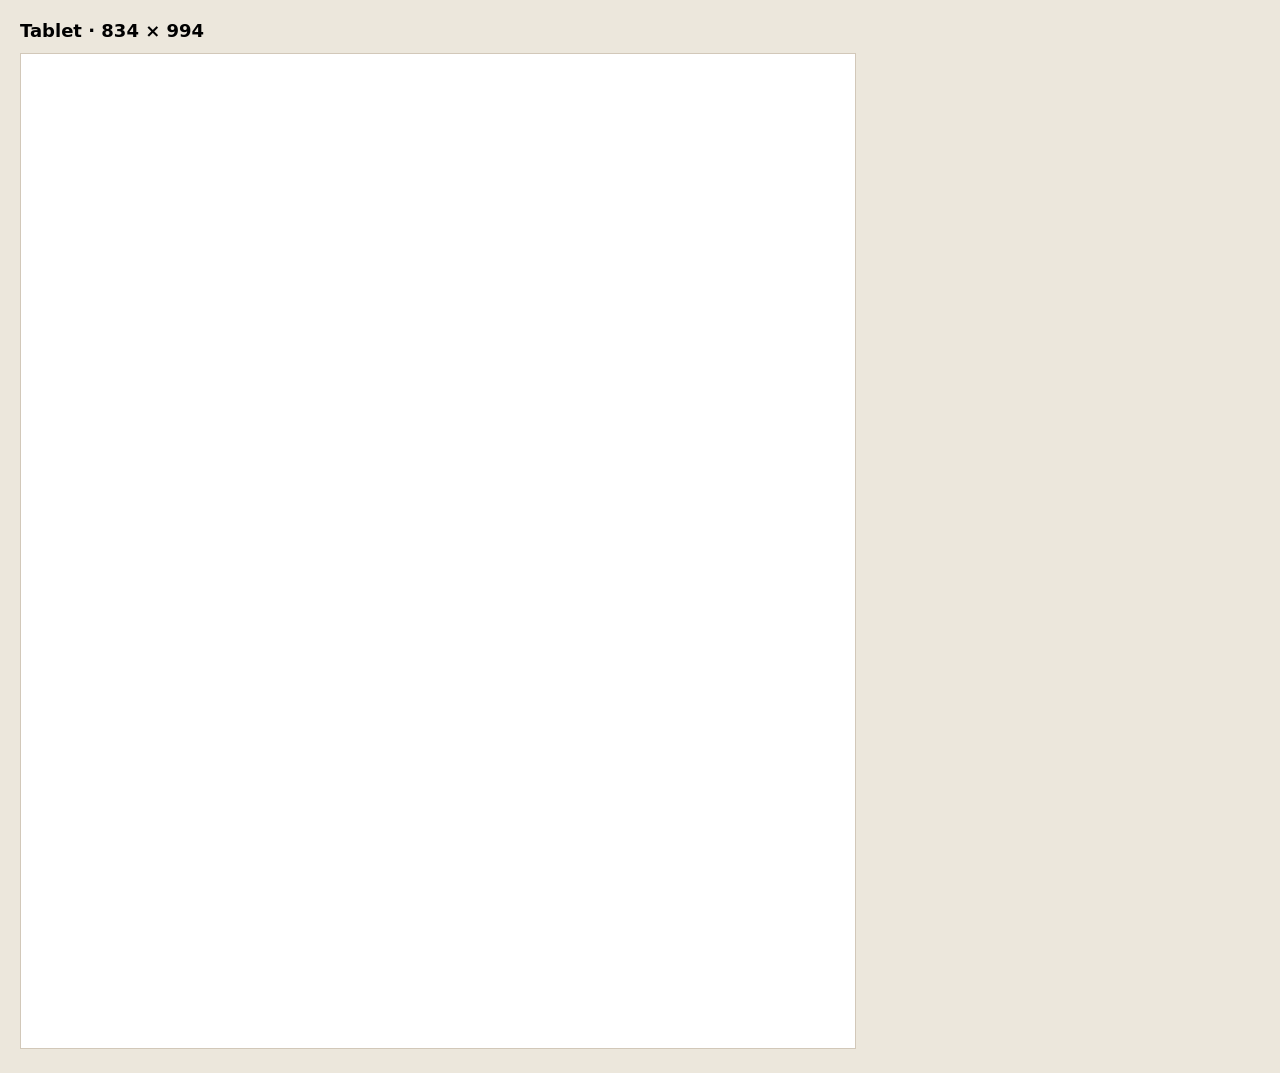
<file: responsive_review/ch-preview-tablet-834.html>
<!doctype html>
<html lang="de">
<head>
  <meta charset="utf-8">
  <meta name="viewport" content="width=device-width,initial-scale=1">
  <title>martin-ruczizka.ch · Tablet 834</title>
  <style>
    body { margin: 0; padding: 20px; background: #ece7dc; font-family: system-ui, sans-serif; }
    h1 { margin: 0 0 12px; font-size: 18px; }
    iframe { width: 834px; height: 994px; border: 1px solid #d2c8b9; background: #fff; }
  </style>
</head>
<body>
  <h1>Tablet · 834 × 994</h1>
  <iframe src="http://127.0.0.1:4177/" title="Tablet 834"></iframe>
</body>
</html>
</file>
<file: shared/site-header.css>
.topbar {
  position: sticky;
  top: 0;
  z-index: 20;
  background: rgba(245, 241, 232, 0.92);
  border-bottom: 1px solid rgba(21, 23, 24, 0.08);
  backdrop-filter: blur(16px);
  font-family: Inter, ui-sans-serif, system-ui, -apple-system, BlinkMacSystemFont, "Segoe UI", sans-serif;
  font-size: 16px;
  line-height: 1.55;
  text-rendering: optimizeLegibility;
}

.topbar .nav {
  width: min(1180px, calc(100% - 32px));
  min-height: 72px;
  margin: 0 auto;
  display: flex;
  align-items: center;
  justify-content: space-between;
  gap: 24px;
}

.topbar .brand {
  display: inline-flex;
  align-items: center;
  gap: 12px;
  min-width: 220px;
  font-weight: 750;
  letter-spacing: 0;
}

.topbar .brand img {
  width: 34px;
  height: 34px;
}

.topbar .nav-links {
  display: flex;
  align-items: center;
  justify-content: flex-end;
  gap: 20px;
  font-size: 0.91rem;
  color: #303637;
  white-space: nowrap;
}

.topbar .nav-links a {
  border-bottom: 1px solid transparent;
  padding-block: 4px;
}

.topbar .nav-links a:not(.button):hover,
.topbar .nav-links a:not(.button):focus-visible {
  border-color: var(--petrol);
  color: var(--petrol-dark);
}

.topbar .nav-links .button {
  display: inline-flex;
  align-items: center;
  justify-content: center;
  min-height: 44px;
  padding: 0 18px;
  border: 1px solid var(--petrol-dark);
  border-radius: 4px;
  background: var(--petrol-dark);
  color: var(--white);
  font-weight: 700;
  font-size: 0.94rem;
  line-height: 1;
  text-align: center;
  transition: background 160ms ease, border-color 160ms ease, color 160ms ease;
}

.topbar .nav-links .button:hover,
.topbar .nav-links .button:focus-visible {
  background: var(--petrol);
  border-color: var(--petrol);
  border-bottom-color: var(--petrol);
  color: var(--white);
}

@media (min-width: 1181px) {
  .topbar .nav-links a:not(.button) {
    transform: translateX(-10px);
  }
}

@media (min-width: 1025px) and (max-width: 1180px) {
  .topbar .nav {
    gap: 18px;
  }

  .topbar .brand {
    min-width: 205px;
  }

  .topbar .nav-links {
    gap: 16px;
  }

  .topbar .nav-links .nav-section-link {
    display: none;
  }
}

@media (min-width: 721px) and (max-width: 1024px) {
  .topbar .nav {
    min-height: 72px;
    flex-direction: row;
    align-items: center;
    padding: 0;
  }

  .topbar .nav-links {
    width: auto;
    justify-content: flex-end;
    overflow-x: visible;
  }

  .topbar .nav-links .nav-section-link {
    display: none;
  }
}

@media (max-width: 720px) {
  .topbar {
    position: sticky;
  }

  .topbar .nav {
    width: auto;
    max-width: none;
    min-height: 62px;
    margin-left: 16px;
    margin-right: 16px;
    flex-direction: row;
    align-items: center;
    padding: 10px 0;
  }

  .topbar .brand {
    min-width: 0;
    flex: 0 0 auto;
  }

  .topbar .brand span {
    display: none;
  }

  .topbar .nav-links {
    width: auto;
    display: flex;
    align-items: center;
    justify-content: flex-end;
    gap: 0;
    font-size: 0.86rem;
    white-space: normal;
    overflow-x: visible;
  }

  .topbar .nav-links a:not(.button) {
    display: none;
  }

  .topbar .nav-links .button {
    width: auto;
    min-height: 38px;
    padding: 0 13px;
    font-size: 0.84rem;
    line-height: 1;
  }

  .topbar .brand img {
    width: 34px;
    height: 34px;
  }
}
</file>
